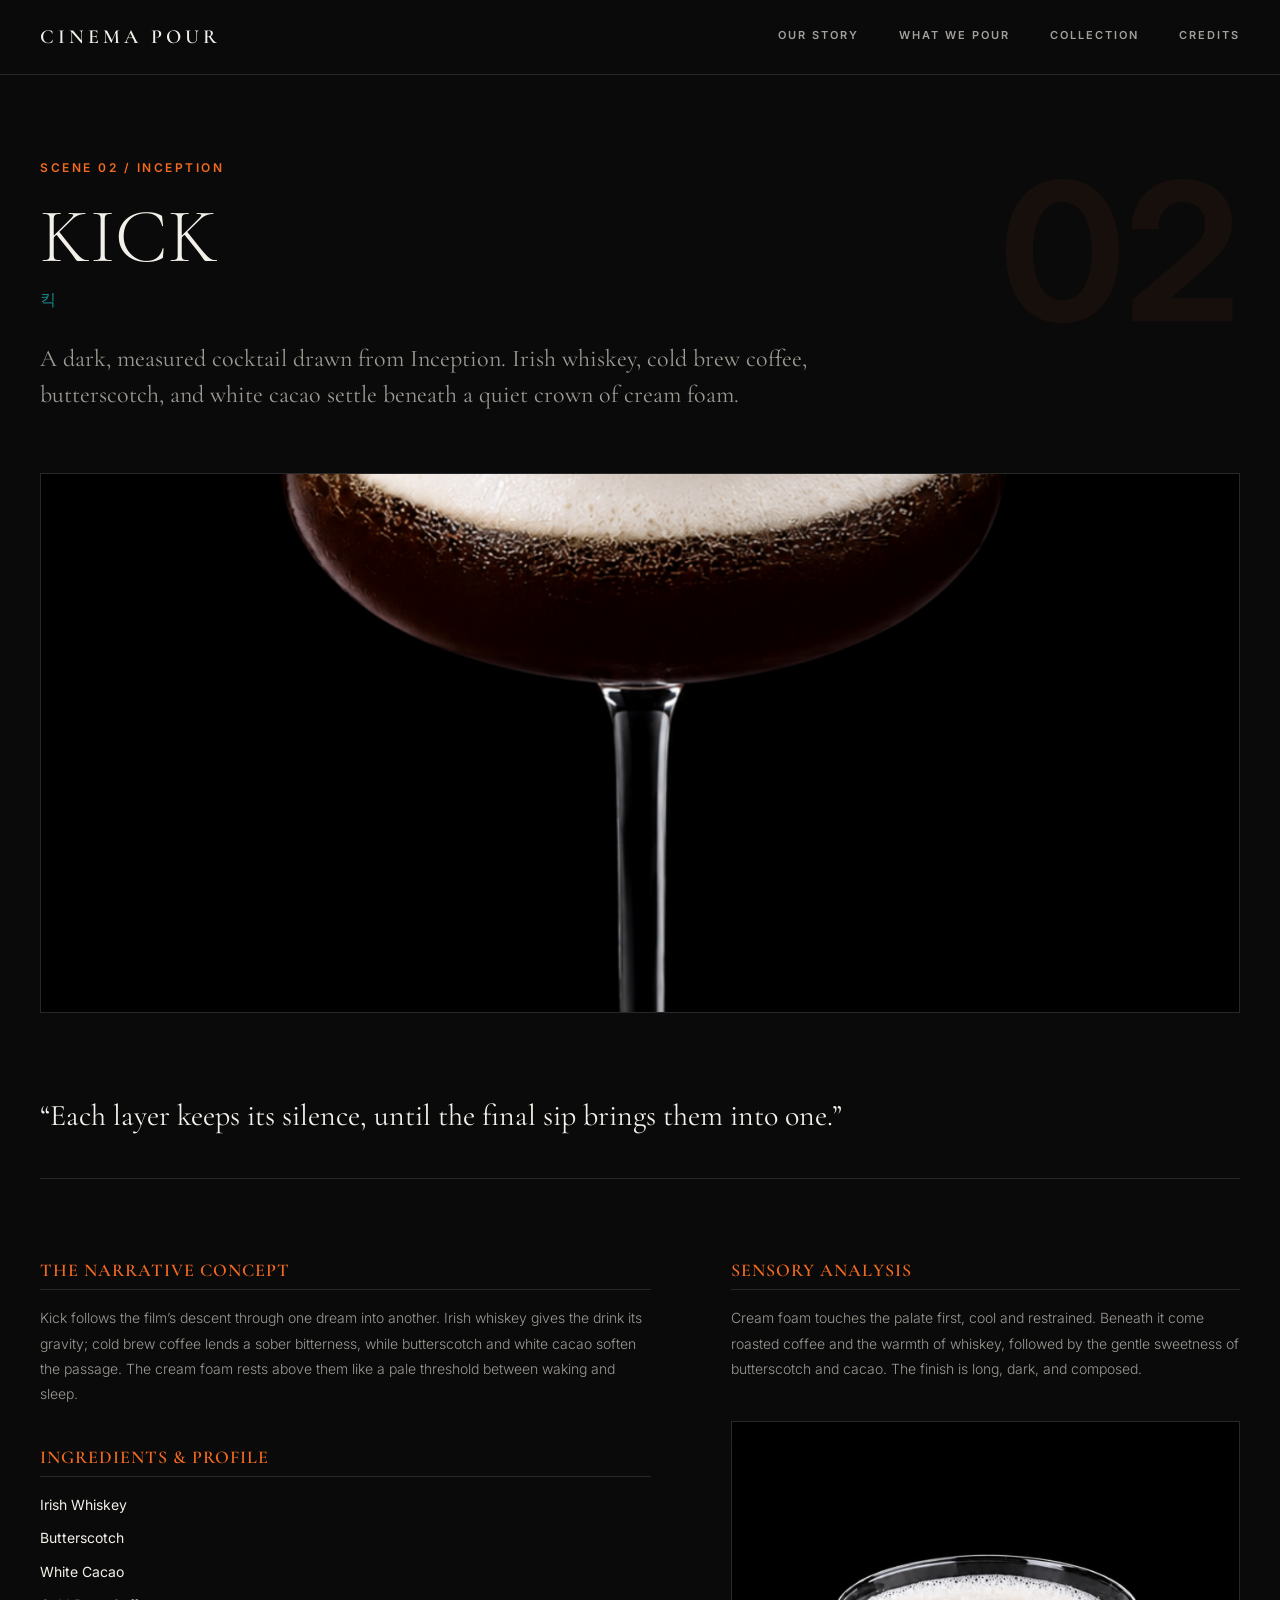
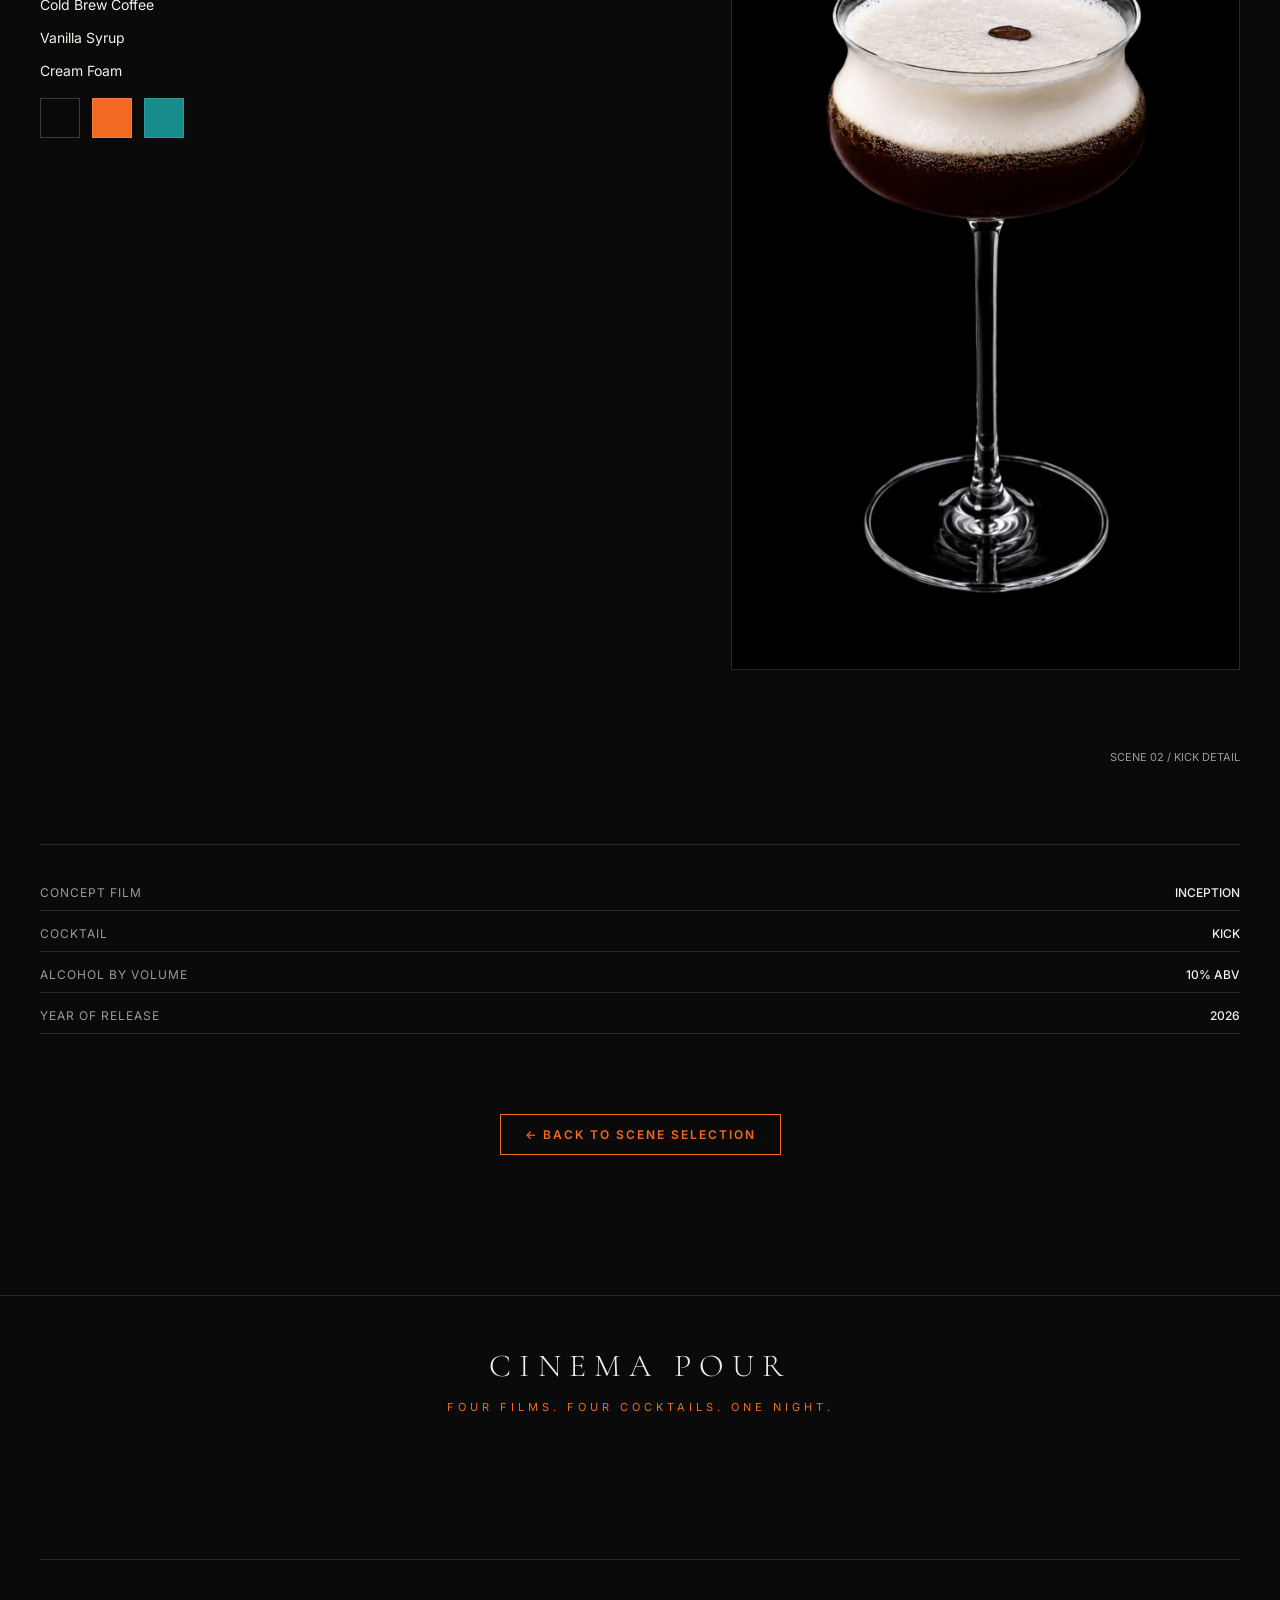
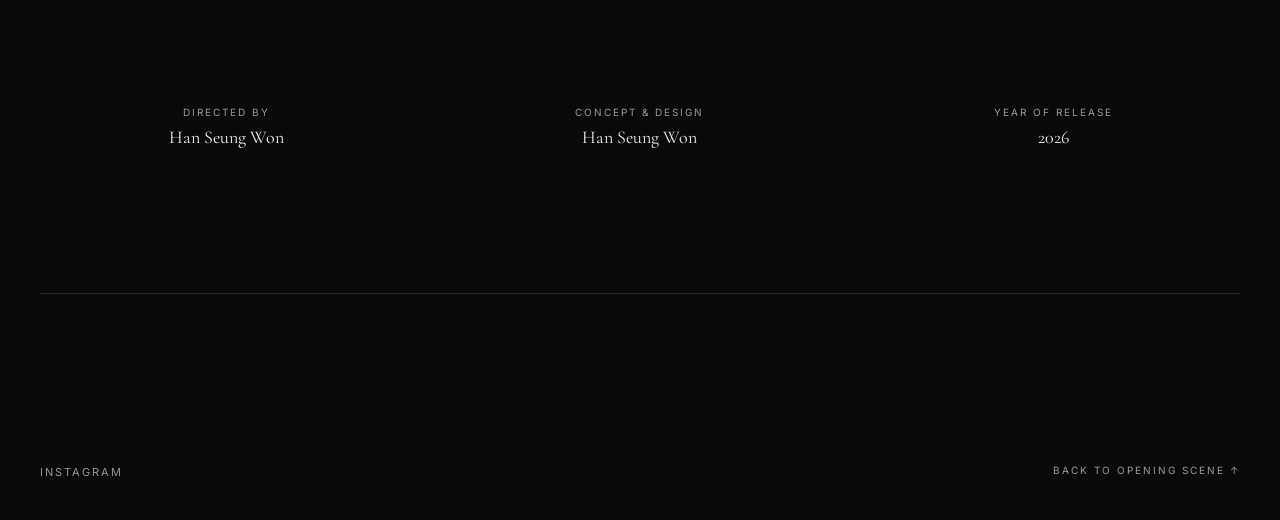
<file: sub2.html>
<!DOCTYPE html>
<html lang="en">
<head>
    <meta charset="UTF-8">
    <meta name="viewport" content="width=device-width, initial-scale=1.0">
    <title>CINEMA POUR — Kick</title>

    <link href="https://fonts.googleapis.com/css2?family=Cormorant+Garamond:ital,wght@0,300;0,400;0,600;1,400&family=Inter:wght@300;400;500;600;700&display=swap" rel="stylesheet">
    <link rel="stylesheet" href="style.css">
</head>
<body class="sub-page">
<div id="wrap">

    <!-- Header -->
    <header>
        <div class="header-inner">
            <h1><a href="index.html#home" class="logo">CINEMA POUR</a></h1>
            <nav id="gnb">
                <ul>
                    <li><a href="index.html#story">OUR STORY</a></li>
                    <li><a href="index.html#what-we-pour">WHAT WE POUR</a></li>
                    <li><a href="index.html#collection">COLLECTION</a></li>
                    <li><a href="index.html#credits">CREDITS</a></li>
                </ul>
            </nav>
        </div>
    </header>

    <main id="container">
        <!-- Cocktail detail page -->
        <article class="card01-detail-page">

            <!-- Title and introduction -->
            <div class="card01-detail-intro">
                <span class="category-label">SCENE 02 / INCEPTION</span>
                <div class="detail-title-wrapper">
                    <h1>KICK</h1>
                    <span class="card01-detail-huge-num">02</span>
                </div>
                <span class="detail-subtitle">킥</span>
                <p class="detail-supporting">
                    A dark, measured cocktail drawn from Inception. Irish whiskey, cold brew coffee, butterscotch, and white cacao settle beneath a quiet crown of cream foam.
                </p>
            </div>

            <!-- Main cocktail image -->
            <div class="card01-detail-hero">
                <img src="img/cocktail_2.png" alt="Kick cocktail inspired by Inception">
            </div>

            <div class="card01-detail-statement">
                <p>“Each layer keeps its silence, until the final sip brings them into one.”</p>
            </div>

            <!-- Concept, ingredients, and sensory notes -->
            <div class="card01-detail-content">

                <div class="detail-content-left">
                    <section class="card01-detail-sub-section">
                        <h2>THE NARRATIVE CONCEPT</h2>
                        <p>
                            Kick follows the film’s descent through one dream into another. Irish whiskey gives the drink its gravity; cold brew coffee lends a sober bitterness, while butterscotch and white cacao soften the passage. The cream foam rests above them like a pale threshold between waking and sleep.
                        </p>
                    </section>

                    <section class="card01-detail-sub-section">
                        <h2>INGREDIENTS & PROFILE</h2>
                        <ul>
                            <li>Irish Whiskey</li>
                            <li>Butterscotch</li>
                            <li>White Cacao</li>
                            <li>Cold Brew Coffee</li>
                            <li>Vanilla Syrup</li>
                            <li>Cream Foam</li>
                        </ul>

                        <div class="card01-detail-palette">
                            <div class="card01-detail-palette-swatch" style="background-color: #0A0A0A; border: 1px solid rgba(255,255,255,0.2);" title="Dominant Black - 70%"></div>
                            <div class="card01-detail-palette-swatch" style="background-color: #F26A21;" title="Orange Accent - 20%"></div>
                            <div class="card01-detail-palette-swatch" style="background-color: #168C8C;" title="Teal Highlight - 10%"></div>
                        </div>
                    </section>
                </div>

                <div class="detail-content-right">
                    <section class="card01-detail-sub-section">
                        <h2>SENSORY ANALYSIS</h2>
                        <p>
                            Cream foam touches the palate first, cool and restrained. Beneath it come roasted coffee and the warmth of whiskey, followed by the gentle sweetness of butterscotch and cacao. The finish is long, dark, and composed.
                        </p>
                    </section>

                    <div class="card01-detail-secondary-image">
                        <img src="img/cocktail_2.png" alt="Kick cocktail detail">
                    </div>
                    <div class="card01-detail-caption">SCENE 02 / KICK DETAIL</div>
                </div>

            </div>

            <!-- Project information -->
            <div class="card01-detail-metadata">
                <div class="card01-detail-meta-table">
                    <div class="card01-detail-meta-row">
                        <span>CONCEPT FILM</span>
                        <span>INCEPTION</span>
                    </div>
                    <div class="card01-detail-meta-row">
                        <span>COCKTAIL</span>
                        <span>KICK</span>
                    </div>
                    <div class="card01-detail-meta-row">
                        <span>ALCOHOL BY VOLUME</span>
                        <span>10% ABV</span>
                    </div>
                    <div class="card01-detail-meta-row">
                        <span>YEAR OF RELEASE</span>
                        <span>2026</span>
                    </div>
                </div>
            </div>

            <!-- Back navigation -->
            <div class="card01-detail-navigation">
                <a href="index.html#what-we-pour" class="card01-detail-back">&larr; BACK TO SCENE SELECTION</a>
            </div>

        </article>
    </main>

    <!-- Footer -->
    <footer id="credits">
        <div class="footer-container">
            <div class="footer-credits-main">
                <h2 class="footer-logo">CINEMA POUR</h2>
                <p class="footer-tagline">FOUR FILMS. FOUR COCKTAILS. ONE NIGHT.</p>
            </div>

            <hr class="footer-divider">

            <div class="footer-credits-grid">
                <div class="credit-col">
                    <span class="credit-label">DIRECTED BY</span>
                    <span class="credit-name">Han Seung Won</span>
                </div>
                <div class="credit-col">
                    <span class="credit-label">CONCEPT & DESIGN</span>
                    <span class="credit-name">Han Seung Won</span>
                </div>
                <div class="credit-col">
                    <span class="credit-label">YEAR OF RELEASE</span>
                    <span class="credit-name">2026</span>
                </div>
            </div>

            <hr class="footer-divider">

            <div class="footer-bottom">
                <ul class="sns">
                    <li><a href="https://www.instagram.com/oneuldo_hanjan/" target="_blank" rel="noopener noreferrer">INSTAGRAM</a></li>
                </ul>
                <a href="#wrap" class="back-to-top">BACK TO OPENING SCENE &uarr;</a>
            </div>
        </div>
    </footer>
</div>
</body>
</html>
</file>
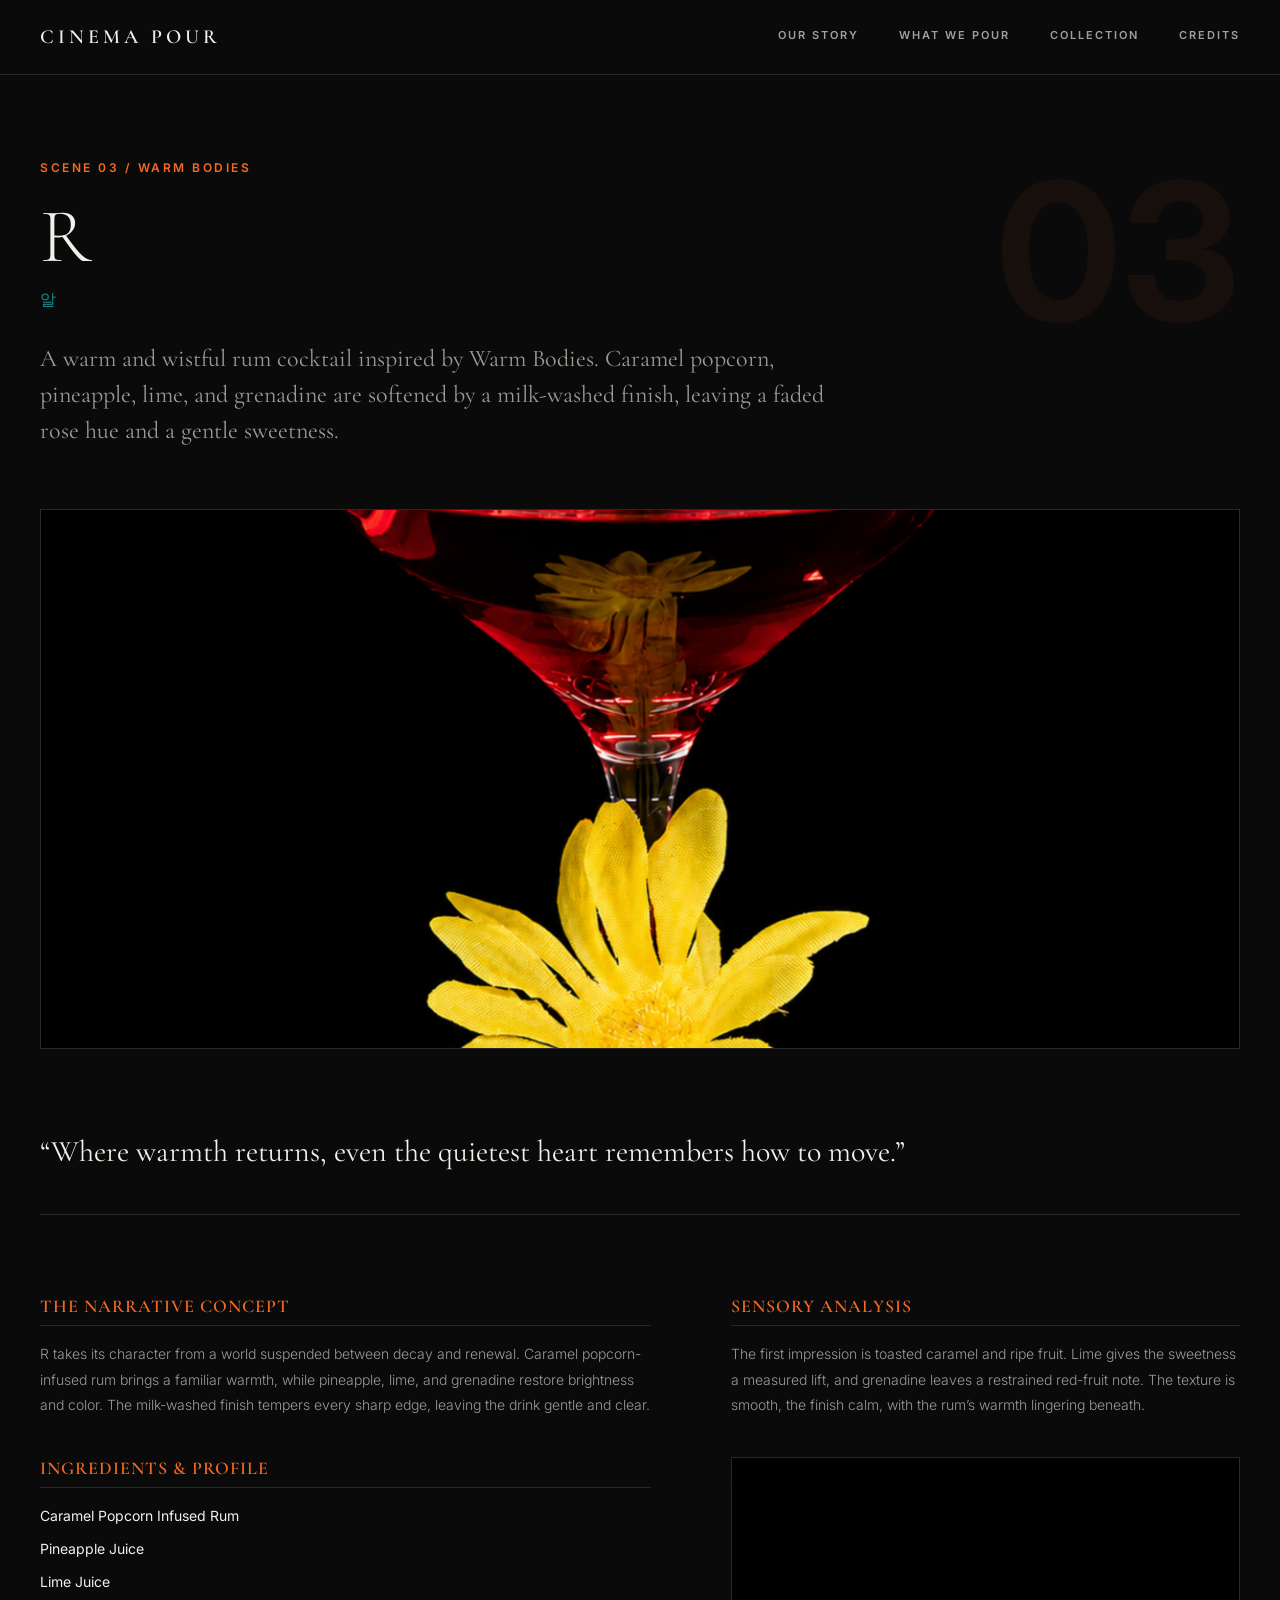
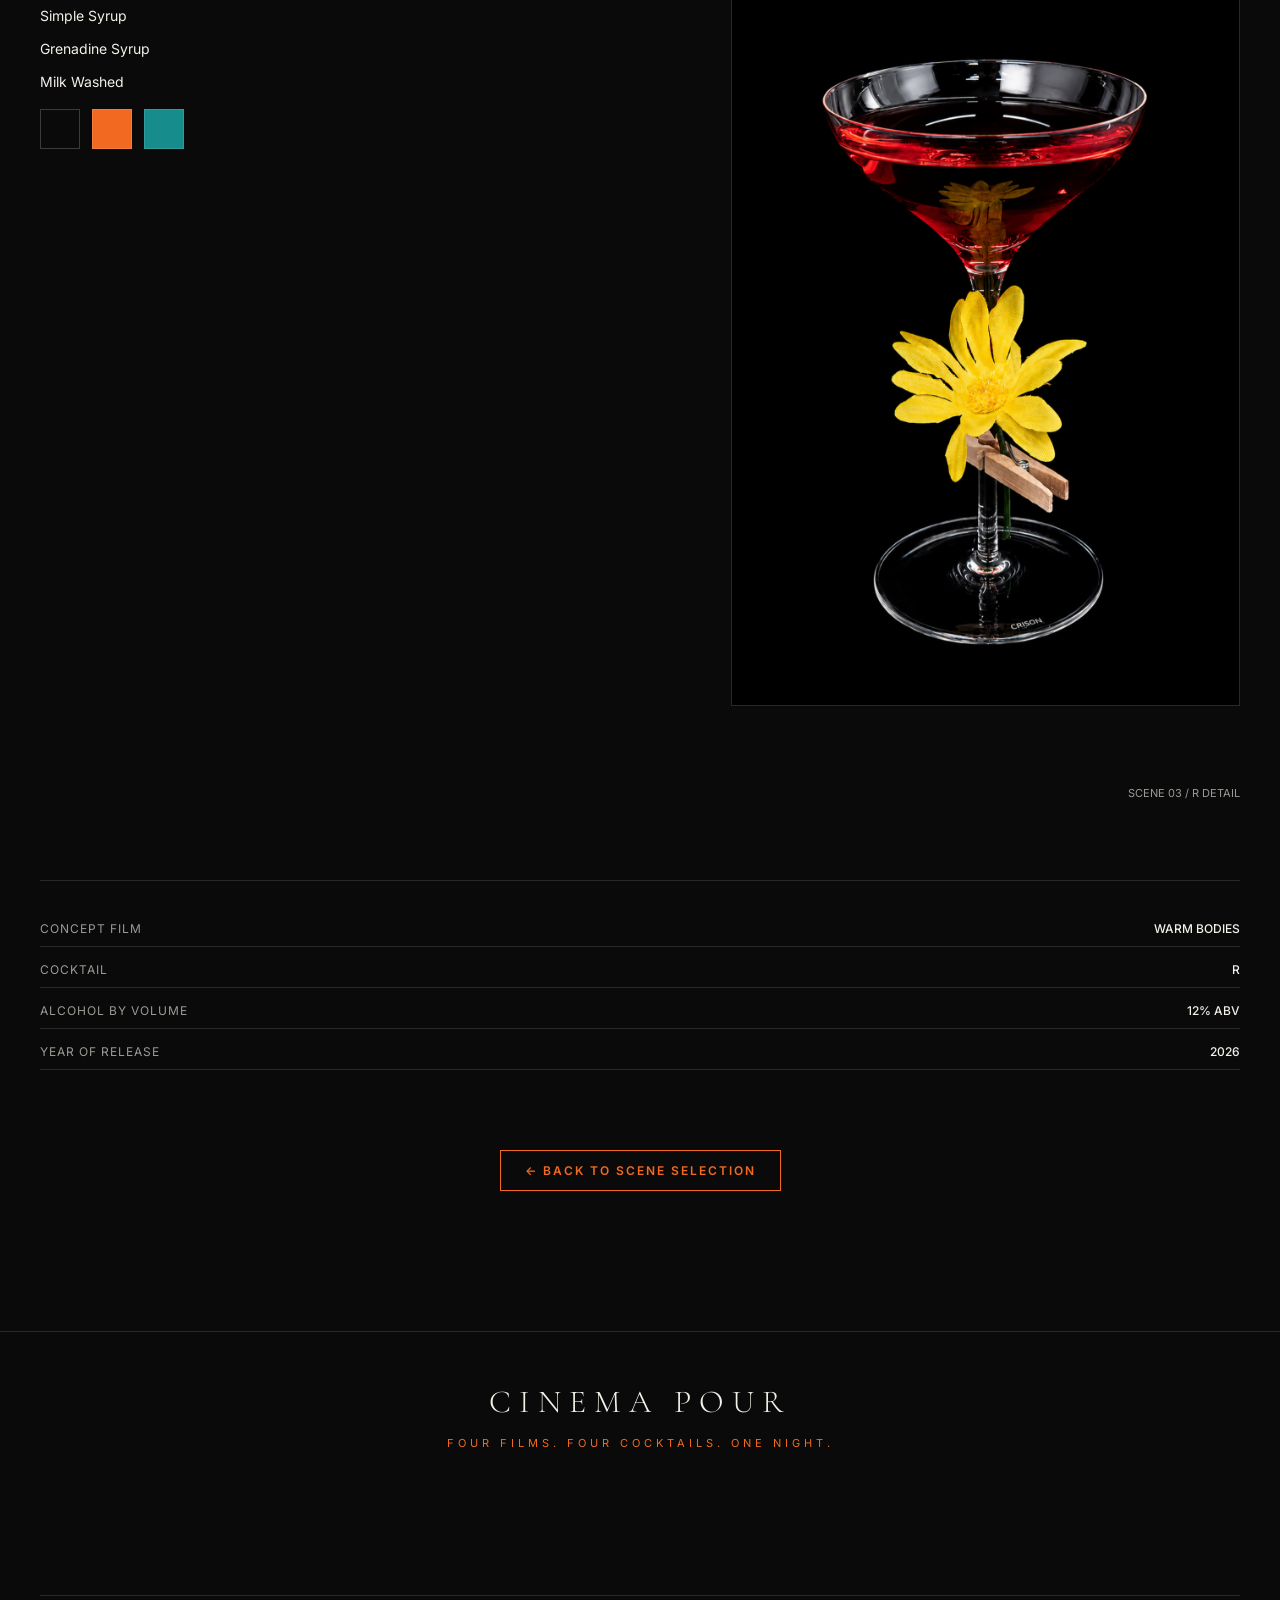
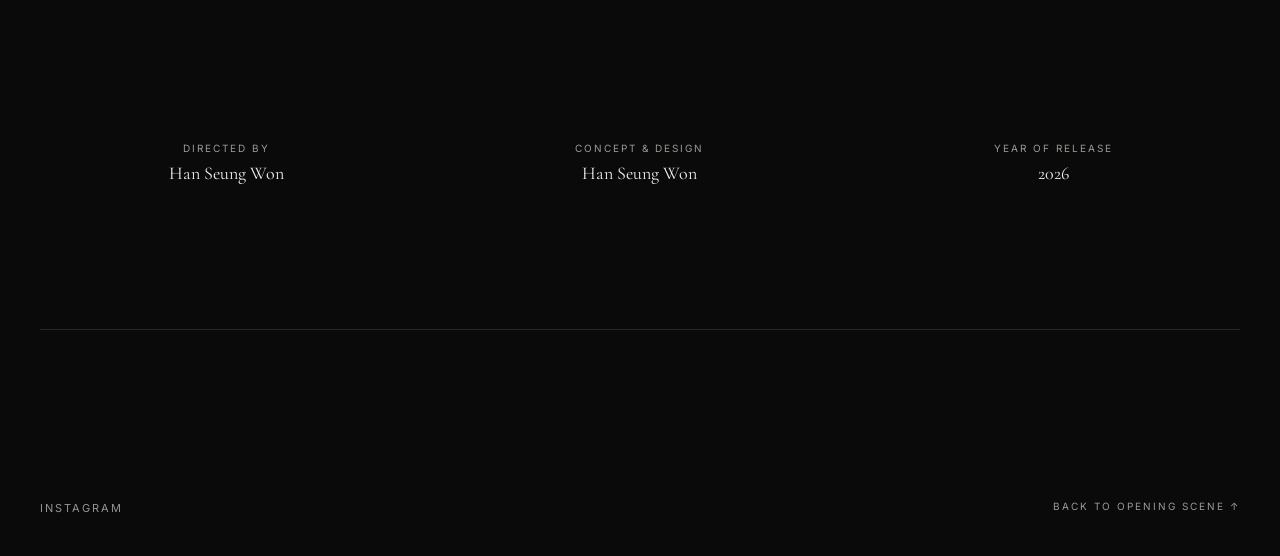
<file: sub3.html>
<!DOCTYPE html>
<html lang="en">
<head>
    <meta charset="UTF-8">
    <meta name="viewport" content="width=device-width, initial-scale=1.0">
    <title>CINEMA POUR — R</title>

    <link href="https://fonts.googleapis.com/css2?family=Cormorant+Garamond:ital,wght@0,300;0,400;0,600;1,400&family=Inter:wght@300;400;500;600;700&display=swap" rel="stylesheet">
    <link rel="stylesheet" href="style.css">
</head>
<body class="sub-page">
<div id="wrap">

    <!-- Header -->
    <header>
        <div class="header-inner">
            <h1><a href="index.html#home" class="logo">CINEMA POUR</a></h1>
            <nav id="gnb">
                <ul>
                    <li><a href="index.html#story">OUR STORY</a></li>
                    <li><a href="index.html#what-we-pour">WHAT WE POUR</a></li>
                    <li><a href="index.html#collection">COLLECTION</a></li>
                    <li><a href="index.html#credits">CREDITS</a></li>
                </ul>
            </nav>
        </div>
    </header>

    <main id="container">
        <!-- Cocktail detail page -->
        <article class="card01-detail-page">

            <!-- Title and introduction -->
            <div class="card01-detail-intro">
                <span class="category-label">SCENE 03 / WARM BODIES</span>
                <div class="detail-title-wrapper">
                    <h1>R</h1>
                    <span class="card01-detail-huge-num">03</span>
                </div>
                <span class="detail-subtitle">알</span>
                <p class="detail-supporting">
                    A warm and wistful rum cocktail inspired by Warm Bodies. Caramel popcorn, pineapple, lime, and grenadine are softened by a milk-washed finish, leaving a faded rose hue and a gentle sweetness.
                </p>
            </div>

            <!-- Main cocktail image -->
            <div class="card01-detail-hero">
                <img src="img/cocktail_3.png" alt="R cocktail inspired by Warm Bodies">
            </div>

            <div class="card01-detail-statement">
                <p>“Where warmth returns, even the quietest heart remembers how to move.”</p>
            </div>

            <!-- Concept, ingredients, and sensory notes -->
            <div class="card01-detail-content">

                <div class="detail-content-left">
                    <section class="card01-detail-sub-section">
                        <h2>THE NARRATIVE CONCEPT</h2>
                        <p>
                            R takes its character from a world suspended between decay and renewal. Caramel popcorn-infused rum brings a familiar warmth, while pineapple, lime, and grenadine restore brightness and color. The milk-washed finish tempers every sharp edge, leaving the drink gentle and clear.
                        </p>
                    </section>

                    <section class="card01-detail-sub-section">
                        <h2>INGREDIENTS & PROFILE</h2>
                        <ul>
                            <li>Caramel Popcorn Infused Rum</li>
                            <li>Pineapple Juice</li>
                            <li>Lime Juice</li>
                            <li>Simple Syrup</li>
                            <li>Grenadine Syrup</li>
                            <li>Milk Washed</li>
                        </ul>

                        <div class="card01-detail-palette">
                            <div class="card01-detail-palette-swatch" style="background-color: #0A0A0A; border: 1px solid rgba(255,255,255,0.2);" title="Dominant Black - 70%"></div>
                            <div class="card01-detail-palette-swatch" style="background-color: #F26A21;" title="Orange Accent - 20%"></div>
                            <div class="card01-detail-palette-swatch" style="background-color: #168C8C;" title="Teal Highlight - 10%"></div>
                        </div>
                    </section>
                </div>

                <div class="detail-content-right">
                    <section class="card01-detail-sub-section">
                        <h2>SENSORY ANALYSIS</h2>
                        <p>
                            The first impression is toasted caramel and ripe fruit. Lime gives the sweetness a measured lift, and grenadine leaves a restrained red-fruit note. The texture is smooth, the finish calm, with the rum’s warmth lingering beneath.
                        </p>
                    </section>

                    <div class="card01-detail-secondary-image">
                        <img src="img/cocktail_3.png" alt="R cocktail detail">
                    </div>
                    <div class="card01-detail-caption">SCENE 03 / R DETAIL</div>
                </div>

            </div>

            <!-- Project information -->
            <div class="card01-detail-metadata">
                <div class="card01-detail-meta-table">
                    <div class="card01-detail-meta-row">
                        <span>CONCEPT FILM</span>
                        <span>WARM BODIES</span>
                    </div>
                    <div class="card01-detail-meta-row">
                        <span>COCKTAIL</span>
                        <span>R</span>
                    </div>
                    <div class="card01-detail-meta-row">
                        <span>ALCOHOL BY VOLUME</span>
                        <span>12% ABV</span>
                    </div>
                    <div class="card01-detail-meta-row">
                        <span>YEAR OF RELEASE</span>
                        <span>2026</span>
                    </div>
                </div>
            </div>

            <!-- Back navigation -->
            <div class="card01-detail-navigation">
                <a href="index.html#what-we-pour" class="card01-detail-back">&larr; BACK TO SCENE SELECTION</a>
            </div>

        </article>
    </main>

    <!-- Footer -->
    <footer id="credits">
        <div class="footer-container">
            <div class="footer-credits-main">
                <h2 class="footer-logo">CINEMA POUR</h2>
                <p class="footer-tagline">FOUR FILMS. FOUR COCKTAILS. ONE NIGHT.</p>
            </div>

            <hr class="footer-divider">

            <div class="footer-credits-grid">
                <div class="credit-col">
                    <span class="credit-label">DIRECTED BY</span>
                    <span class="credit-name">Han Seung Won</span>
                </div>
                <div class="credit-col">
                    <span class="credit-label">CONCEPT & DESIGN</span>
                    <span class="credit-name">Han Seung Won</span>
                </div>
                <div class="credit-col">
                    <span class="credit-label">YEAR OF RELEASE</span>
                    <span class="credit-name">2026</span>
                </div>
            </div>

            <hr class="footer-divider">

            <div class="footer-bottom">
                <ul class="sns">
                    <li><a href="https://www.instagram.com/oneuldo_hanjan/" target="_blank" rel="noopener noreferrer">INSTAGRAM</a></li>
                </ul>
                <a href="#wrap" class="back-to-top">BACK TO OPENING SCENE &uarr;</a>
            </div>
        </div>
    </footer>
</div>
</body>
</html>
</file>
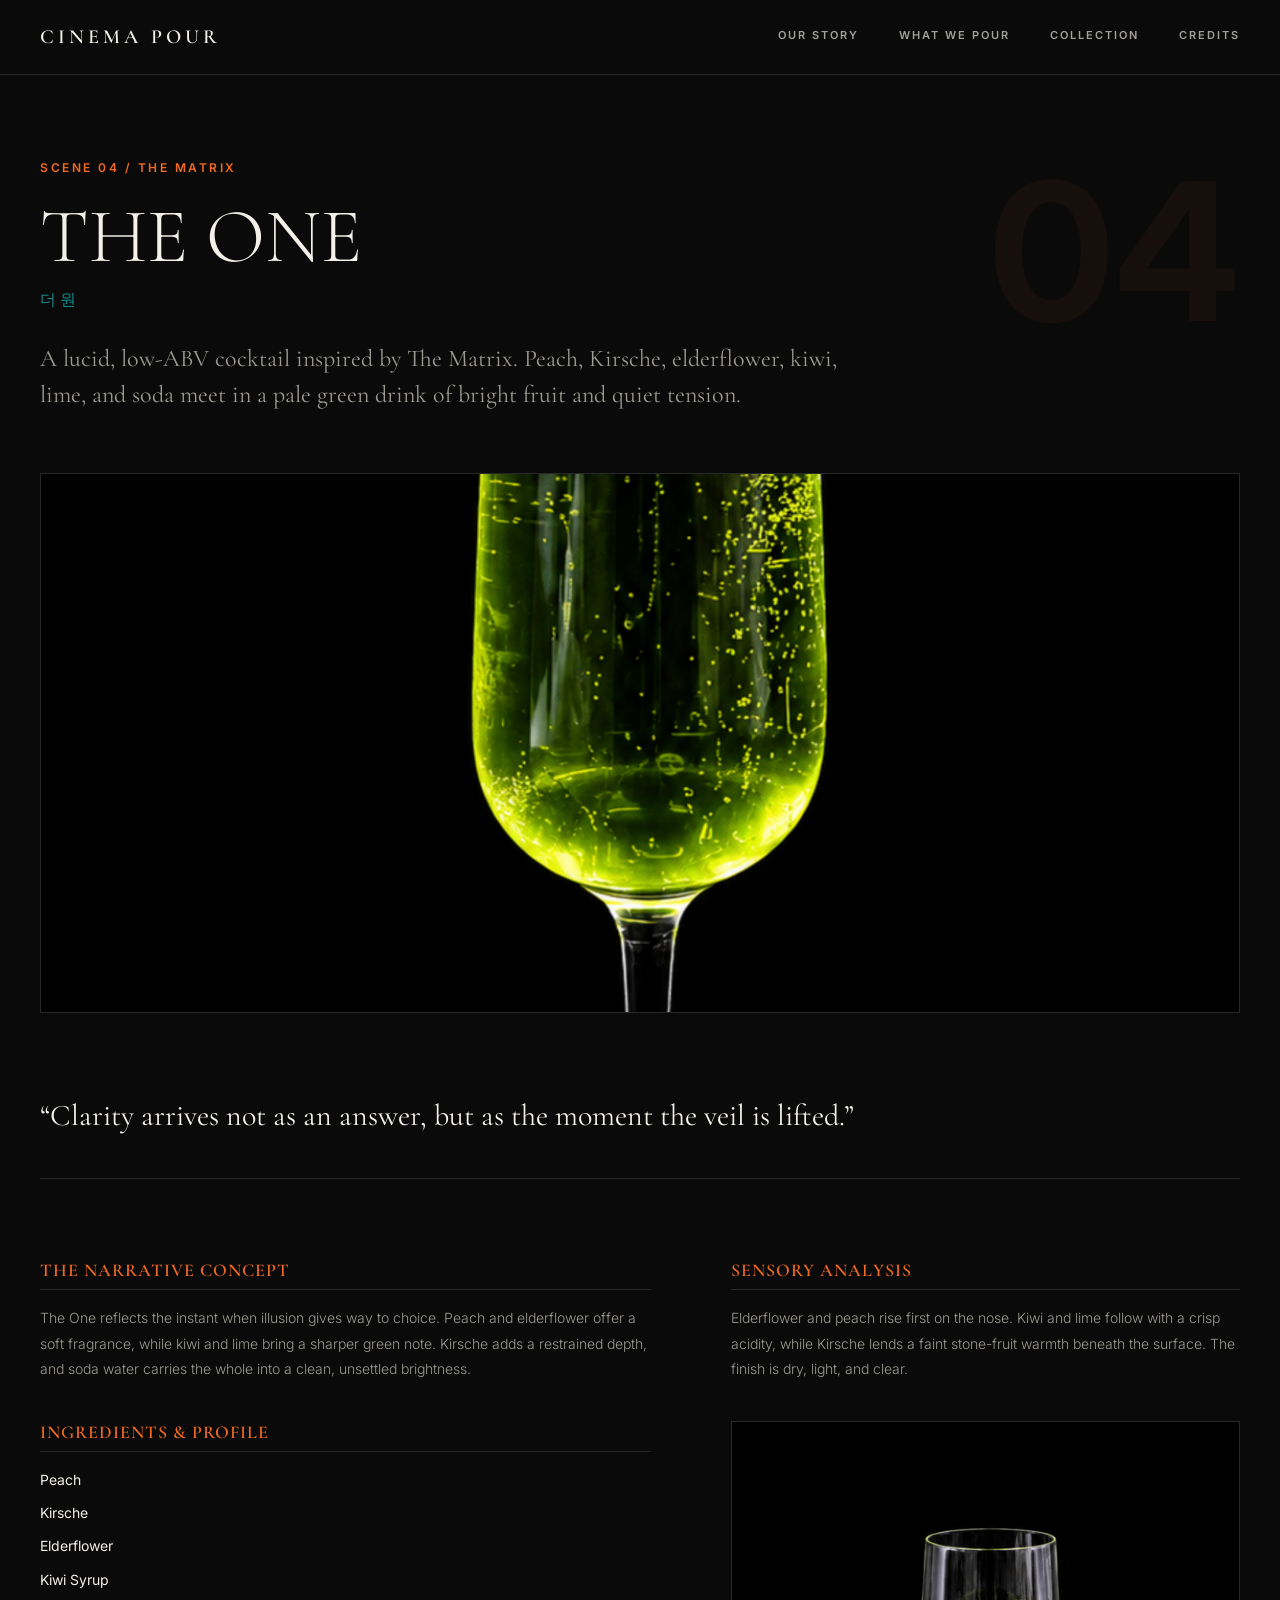
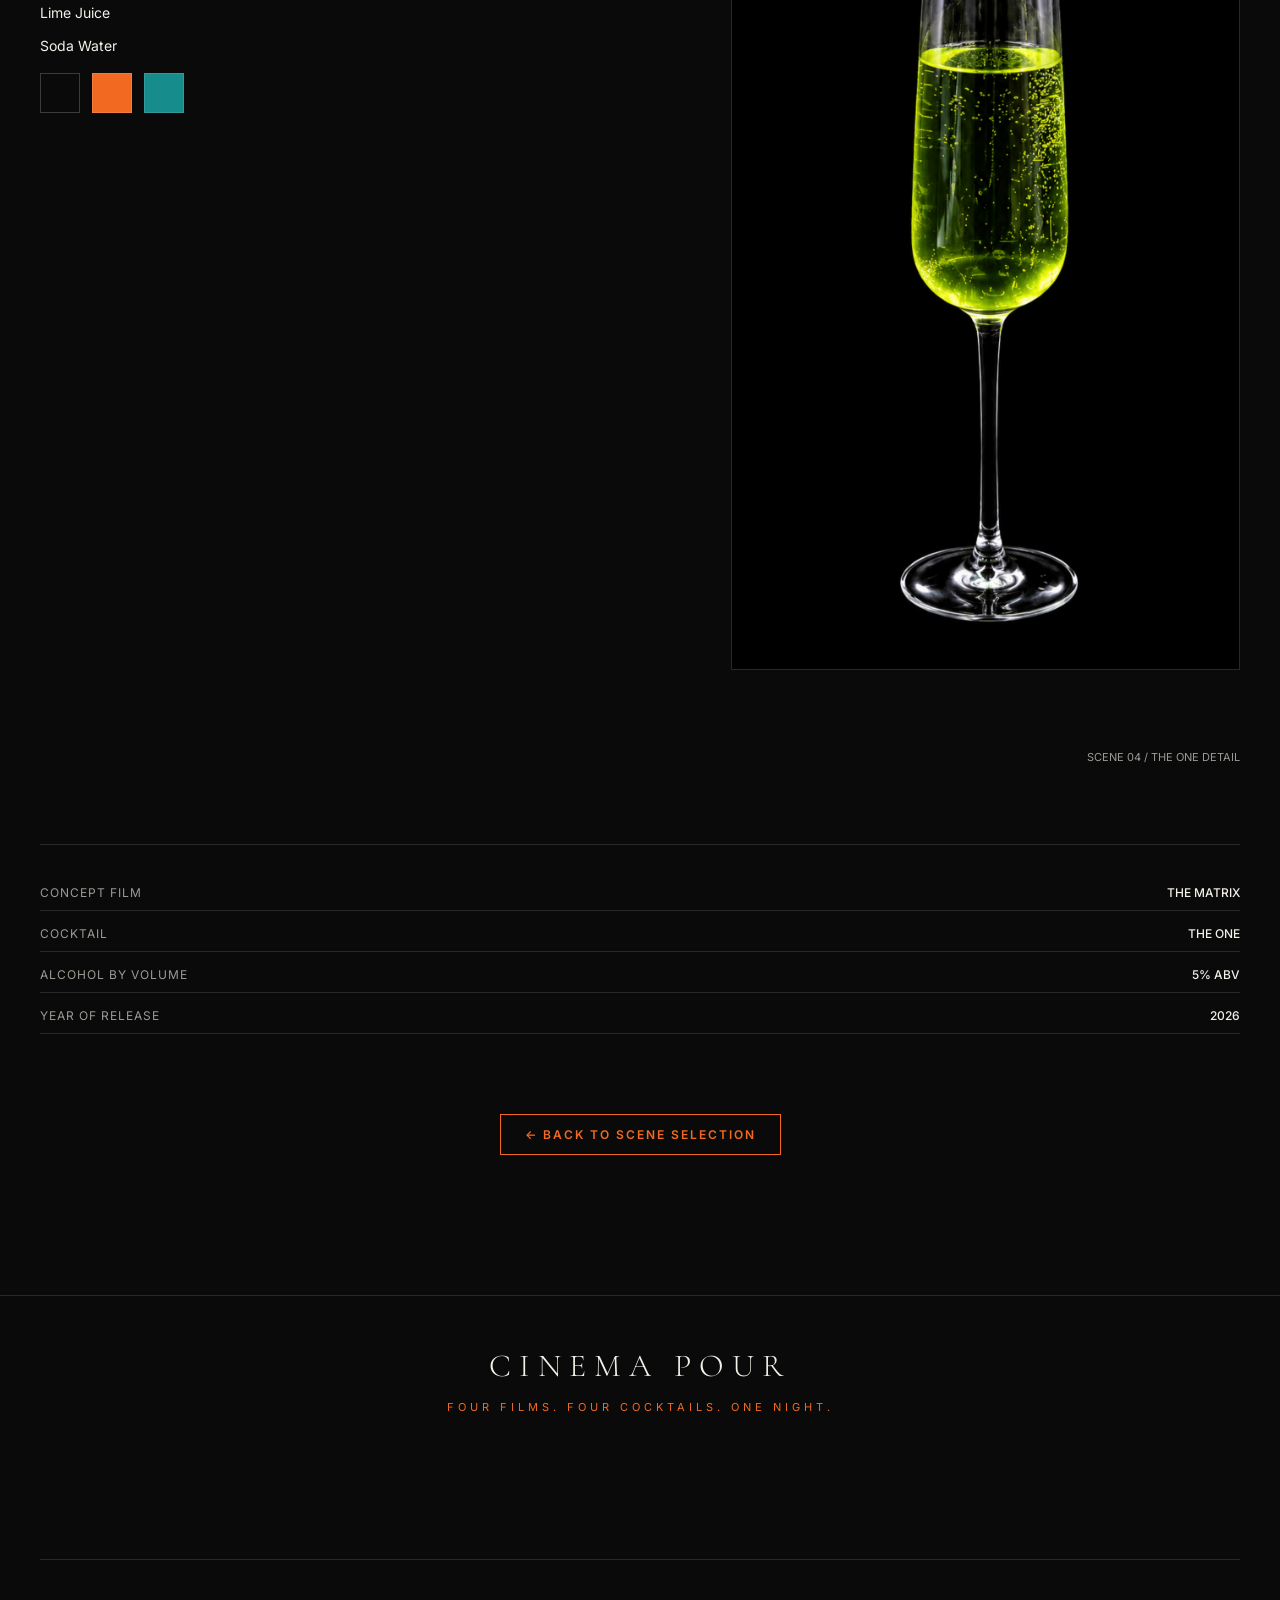
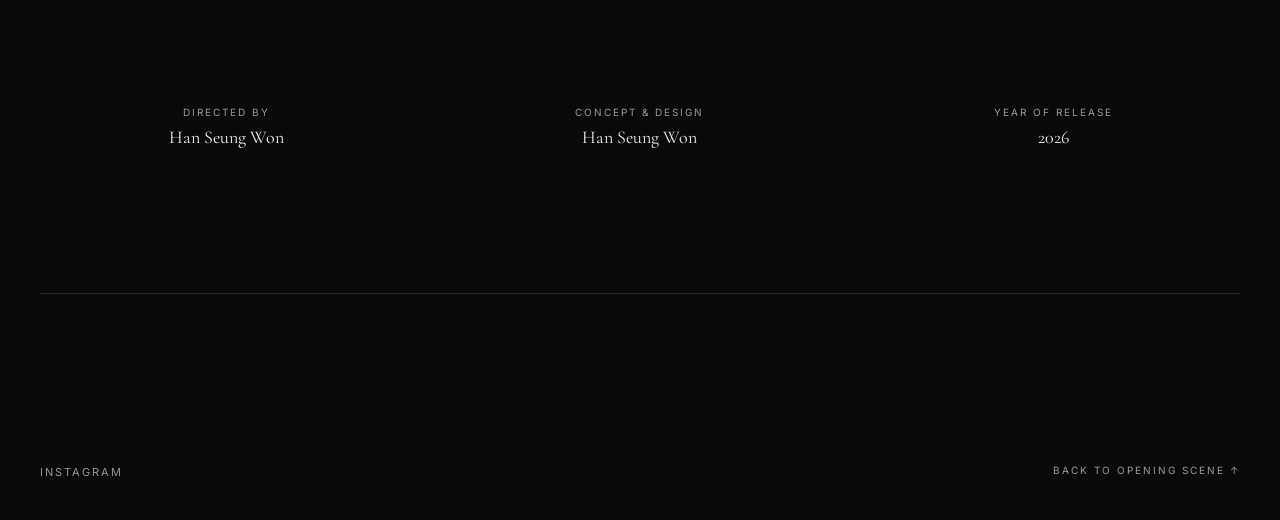
<file: sub4.html>
<!DOCTYPE html>
<html lang="en">
<head>
    <meta charset="UTF-8">
    <meta name="viewport" content="width=device-width, initial-scale=1.0">
    <title>CINEMA POUR — The One</title>

    <link href="https://fonts.googleapis.com/css2?family=Cormorant+Garamond:ital,wght@0,300;0,400;0,600;1,400&family=Inter:wght@300;400;500;600;700&display=swap" rel="stylesheet">
    <link rel="stylesheet" href="style.css">
</head>
<body class="sub-page">
<div id="wrap">

    <!-- Header -->
    <header>
        <div class="header-inner">
            <h1><a href="index.html#home" class="logo">CINEMA POUR</a></h1>
            <nav id="gnb">
                <ul>
                    <li><a href="index.html#story">OUR STORY</a></li>
                    <li><a href="index.html#what-we-pour">WHAT WE POUR</a></li>
                    <li><a href="index.html#collection">COLLECTION</a></li>
                    <li><a href="index.html#credits">CREDITS</a></li>
                </ul>
            </nav>
        </div>
    </header>

    <main id="container">
        <!-- Cocktail detail page -->
        <article class="card01-detail-page">

            <!-- Title and introduction -->
            <div class="card01-detail-intro">
                <span class="category-label">SCENE 04 / THE MATRIX</span>
                <div class="detail-title-wrapper">
                    <h1>THE ONE</h1>
                    <span class="card01-detail-huge-num">04</span>
                </div>
                <span class="detail-subtitle">더 원</span>
                <p class="detail-supporting">
                    A lucid, low-ABV cocktail inspired by The Matrix. Peach, Kirsche, elderflower, kiwi, lime, and soda meet in a pale green drink of bright fruit and quiet tension.
                </p>
            </div>

            <!-- Main cocktail image -->
            <div class="card01-detail-hero">
                <img src="img/cocktail_4.png" alt="The One cocktail inspired by The Matrix">
            </div>

            <div class="card01-detail-statement">
                <p>“Clarity arrives not as an answer, but as the moment the veil is lifted.”</p>
            </div>

            <!-- Concept, ingredients, and sensory notes -->
            <div class="card01-detail-content">

                <div class="detail-content-left">
                    <section class="card01-detail-sub-section">
                        <h2>THE NARRATIVE CONCEPT</h2>
                        <p>
                            The One reflects the instant when illusion gives way to choice. Peach and elderflower offer a soft fragrance, while kiwi and lime bring a sharper green note. Kirsche adds a restrained depth, and soda water carries the whole into a clean, unsettled brightness.
                        </p>
                    </section>

                    <section class="card01-detail-sub-section">
                        <h2>INGREDIENTS & PROFILE</h2>
                        <ul>
                            <li>Peach</li>
                            <li>Kirsche</li>
                            <li>Elderflower</li>
                            <li>Kiwi Syrup</li>
                            <li>Lime Juice</li>
                            <li>Soda Water</li>
                        </ul>

                        <div class="card01-detail-palette">
                            <div class="card01-detail-palette-swatch" style="background-color: #0A0A0A; border: 1px solid rgba(255,255,255,0.2);" title="Dominant Black - 70%"></div>
                            <div class="card01-detail-palette-swatch" style="background-color: #F26A21;" title="Orange Accent - 20%"></div>
                            <div class="card01-detail-palette-swatch" style="background-color: #168C8C;" title="Teal Highlight - 10%"></div>
                        </div>
                    </section>
                </div>

                <div class="detail-content-right">
                    <section class="card01-detail-sub-section">
                        <h2>SENSORY ANALYSIS</h2>
                        <p>
                            Elderflower and peach rise first on the nose. Kiwi and lime follow with a crisp acidity, while Kirsche lends a faint stone-fruit warmth beneath the surface. The finish is dry, light, and clear.
                        </p>
                    </section>

                    <div class="card01-detail-secondary-image">
                        <img src="img/cocktail_4.png" alt="The One cocktail detail">
                    </div>
                    <div class="card01-detail-caption">SCENE 04 / THE ONE DETAIL</div>
                </div>

            </div>

            <!-- Project information -->
            <div class="card01-detail-metadata">
                <div class="card01-detail-meta-table">
                    <div class="card01-detail-meta-row">
                        <span>CONCEPT FILM</span>
                        <span>THE MATRIX</span>
                    </div>
                    <div class="card01-detail-meta-row">
                        <span>COCKTAIL</span>
                        <span>THE ONE</span>
                    </div>
                    <div class="card01-detail-meta-row">
                        <span>ALCOHOL BY VOLUME</span>
                        <span>5% ABV</span>
                    </div>
                    <div class="card01-detail-meta-row">
                        <span>YEAR OF RELEASE</span>
                        <span>2026</span>
                    </div>
                </div>
            </div>

            <!-- Back navigation -->
            <div class="card01-detail-navigation">
                <a href="index.html#what-we-pour" class="card01-detail-back">&larr; BACK TO SCENE SELECTION</a>
            </div>

        </article>
    </main>

    <!-- Footer -->
    <footer id="credits">
        <div class="footer-container">
            <div class="footer-credits-main">
                <h2 class="footer-logo">CINEMA POUR</h2>
                <p class="footer-tagline">FOUR FILMS. FOUR COCKTAILS. ONE NIGHT.</p>
            </div>

            <hr class="footer-divider">

            <div class="footer-credits-grid">
                <div class="credit-col">
                    <span class="credit-label">DIRECTED BY</span>
                    <span class="credit-name">Han Seung Won</span>
                </div>
                <div class="credit-col">
                    <span class="credit-label">CONCEPT & DESIGN</span>
                    <span class="credit-name">Han Seung Won</span>
                </div>
                <div class="credit-col">
                    <span class="credit-label">YEAR OF RELEASE</span>
                    <span class="credit-name">2026</span>
                </div>
            </div>

            <hr class="footer-divider">

            <div class="footer-bottom">
                <ul class="sns">
                    <li><a href="https://www.instagram.com/oneuldo_hanjan/" target="_blank" rel="noopener noreferrer">INSTAGRAM</a></li>
                </ul>
                <a href="#wrap" class="back-to-top">BACK TO OPENING SCENE &uarr;</a>
            </div>
        </div>
    </footer>
</div>
</body>
</html>
</file>
<file: style.css>
/* Reset and design variables */
*, *::before, *::after {
    box-sizing: border-box;
    margin: 0;
    padding: 0;
}

:root {

    --color-black: #0A0A0A;
    --color-black-soft: #151515;
    --color-orange: #F26A21;
    --color-teal: #168C8C;
    --color-text: #F3F0E9;
    --color-muted: #9D9A94;

    --bg-light: var(--color-black);
    --bg-pure: var(--color-black-soft);
    --bg-dark: var(--color-black);
    --border-color: rgba(255, 255, 255, 0.12);
    --text-dark: var(--color-text);
    --text-muted: var(--color-muted);
    --accent-red: var(--color-orange);

    --font-serif: 'Cormorant Garamond', serif;
    --font-sans: 'Inter', sans-serif;
}

html {
    scroll-behavior: smooth;
    background-color: var(--color-black);
    color: var(--color-text);
    font-family: var(--font-sans);
    -webkit-font-smoothing: antialiased;
    overflow-x: hidden;
}

body {
    overflow-x: hidden;
    background-color: var(--color-black);
}

a {
    color: inherit;
    text-decoration: none;
    transition: color 0.4s cubic-bezier(.22, 1, .36, 1), opacity 0.4s cubic-bezier(.22, 1, .36, 1);
}

ul {
    list-style: none;
}

.section-num {
    display: block;
    font-family: var(--font-sans);
    font-size: 11px;
    font-weight: 700;
    letter-spacing: 3px;
    color: var(--color-orange);
    margin-bottom: 25px;
}

/* Header and navigation */
header {
    position: fixed;
    top: 0;
    left: 0;
    width: 100%;
    height: 75px;
    z-index: 100;
    background-color: var(--color-black);
    border-bottom: 1px solid var(--border-color);
}

.header-inner {
    display: flex;
    justify-content: space-between;
    align-items: center;
    max-width: 1600px;
    height: 100%;
    margin: 0 auto;
    padding: 0 40px;
}

header h1 {
    font-family: var(--font-serif);
    font-size: 20px;
    font-weight: 600;
    letter-spacing: 4px;
}

header h1 a {
    color: var(--color-text);
}

header h1 a:hover {
    color: var(--color-orange);
}

#gnb ul {
    display: flex;
    gap: 40px;
}

#gnb ul li {
    position: relative;
    overflow: hidden;
}

#gnb ul li a {
    display: block;
    font-family: var(--font-sans);
    font-size: 11px;
    font-weight: 600;
    letter-spacing: 2px;
    color: var(--color-text);
    opacity: 0.65;
    padding-bottom: 4px;
    transition: transform 0.4s cubic-bezier(.22, 1, .36, 1), opacity 0.4s cubic-bezier(.22, 1, .36, 1);
}

#gnb ul li a:hover, #gnb ul li a:focus-visible {
    opacity: 1;
    transform: translateY(-2px);
    color: var(--color-orange);
}

#gnb ul li a::after {
    content: '';
    position: absolute;
    bottom: 0;
    left: 0;
    width: 100%;
    height: 1px;
    background-color: var(--color-orange);
    transform: scaleX(0);
    transform-origin: left;
    transition: transform 0.4s cubic-bezier(.22, 1, .36, 1);
}

#gnb ul li a:hover::after, #gnb ul li a:focus-visible::after {
    transform: scaleX(1);
}

/* Main hero section */
.poster-hero {
    position: relative;
    width: 100vw;
    height: 100vh;
    min-height: 750px;
    background-color: var(--color-black);
    overflow: hidden;
    display: flex;
    justify-content: center;
    align-items: center;
}

.poster-text {
    position: absolute;
    font-family: var(--font-serif);
    font-size: clamp(64px, 11vw, 190px);
    font-weight: 300;
    line-height: 1;
    letter-spacing: -2px;
    color: rgba(255, 255, 255, 0.03);
    pointer-events: none;
    z-index: 1;
    transition: color 0.8s cubic-bezier(.22, 1, .36, 1);
}

.text-left-top { top: 12%; left: 6%; }
.text-right-top { top: 10%; right: 6%; }
.text-left-bottom { bottom: 12%; left: 8%; }
.text-right-bottom { bottom: 10%; right: 8%; }

.hero-center-collage {
    position: relative;
    width: 380px;
    height: 520px;
    z-index: 5;
    transition: transform 1s cubic-bezier(.22, 1, .36, 1);
}

.collage-layer {
    position: absolute;
    overflow: hidden;
    background-color: var(--color-black-soft);
    border: 1px solid var(--border-color);
    transition: transform 0.9s cubic-bezier(.22, 1, .36, 1);
}

.collage-layer img {
    width: 100%;
    height: 100%;
    object-fit: cover;
}

.layer-primary {
    top: 50%;
    left: 50%;
    transform: translate(-50%, -50%);
    width: 280px;
    height: 400px;
    z-index: 10;
    box-shadow: 0 30px 60px rgba(0,0,0,0.5);
    animation: floatPrimary 14s ease-in-out infinite;
}

.layer-secondary {
    top: 15%;
    left: -20%;
    width: 180px;
    height: 250px;
    z-index: 8;
    animation: floatSecondary 18s ease-in-out infinite;
}

.layer-tertiary {
    bottom: 10%;
    right: -25%;
    width: 200px;
    height: 270px;
    z-index: 7;
    animation: floatTertiary 16s ease-in-out infinite;
}

.layer-detail {
    top: -10%;
    right: -5%;
    width: 110px;
    height: 140px;
    z-index: 9;
    animation: floatSecondary 20s ease-in-out infinite;
}

.collage-accent-line {
    position: absolute;
    bottom: 5%;
    left: -15%;
    width: 130%;
    height: 1px;
    background-color: var(--color-teal);
    z-index: 11;
    transform: scaleX(0.7);
    transform-origin: center;
    transition: transform 1s cubic-bezier(.22, 1, .36, 1);
}

.poster-hero:hover .layer-primary {
    transform: translate(-50%, -52%) scale(1.025);
}

.poster-hero:hover .layer-secondary {
    transform: translate(-12px, -8px);
}

.poster-hero:hover .layer-tertiary {
    transform: translate(14px, 10px);
}

.poster-hero:hover .layer-detail {
    transform: scale(1.05) translate(8px, -6px);
}

.poster-hero:hover .collage-accent-line {
    transform: scaleX(1);
}

.poster-hero:hover .poster-text {
    color: rgba(242, 106, 33, 0.05);
}

@keyframes floatPrimary {
    0%, 100% { transform: translate(-50%, -50%) translateY(0); }
    50% { transform: translate(-50%, -50%) translateY(-10px); }
}

@keyframes floatSecondary {
    0%, 100% { transform: translate(0, 0); }
    50% { transform: translate(8px, -12px); }
}

@keyframes floatTertiary {
    0%, 100% { transform: translate(0, 0); }
    50% { transform: translate(-10px, 8px); }
}

.hero-metadata-badge {
    position: absolute;
    bottom: 40px;
    left: 40px;
    display: flex;
    flex-direction: column;
    gap: 6px;
    z-index: 10;
}

.meta-line {
    font-family: var(--font-sans);
    font-size: 10px;
    font-weight: 600;
    letter-spacing: 2px;
    color: var(--color-muted);
}

/* Continuous marquee strips */
.brand-marquee {
    overflow: hidden;
    width: 100%;
    max-width: 100%;
    display: flex;
    border-top: 1px solid var(--border-color);
    border-bottom: 1px solid var(--border-color);
    padding: 18px 0;
    box-sizing: border-box;
}

.color-strip-red {
    background-color: var(--color-orange);
}

.color-strip-red .marquee-group {
    color: var(--color-black);
}

.color-strip-dark {
    background-color: var(--color-black-soft);
    border-top: 1px solid var(--color-teal);
    border-bottom: 1px solid var(--color-teal);
}

.color-strip-dark .marquee-group {
    color: var(--color-teal);
}

.brand-marquee-track {
    display: flex;
    width: max-content;
    animation: marqueeLoop 25s linear infinite;
    will-change: transform;
}

.brand-marquee-track .marquee-group {
    flex: 0 0 auto;
    white-space: nowrap;
    font-family: var(--font-sans);
    font-size: 14px;
    font-weight: 700;
    letter-spacing: 3px;
    text-transform: uppercase;
    padding-right: 0;
}

@keyframes marqueeLoop {
    from {
        transform: translate3d(0, 0, 0);
    }
    to {
        transform: translate3d(-50%, 0, 0);
    }
}

/* Brand story section */
.manifesto-section {
    padding: 160px 0;
    background-color: var(--color-black-soft);
    border-bottom: 1px solid var(--border-color);
}

.manifesto-container {
    max-width: 1400px;
    margin: 0 auto;
    padding: 0 40px;
    display: grid;
    grid-template-columns: 1fr 1.2fr;
    gap: 80px;
}

.manifesto-headline {
    font-family: var(--font-serif);
    font-size: clamp(38px, 5.5vw, 68px);
    font-weight: 300;
    line-height: 1.1;
    color: var(--color-text);
}

.manifesto-text-group {
    padding-top: 15px;
}

.manifesto-desc-en {
    font-family: var(--font-serif);
    font-size: clamp(18px, 2.2vw, 24px);
    line-height: 1.5;
    color: var(--color-text);
    margin-bottom: 40px;
}

.manifesto-divider {
    border: 0;
    height: 1px;
    background-color: var(--border-color);
    margin-bottom: 40px;
}

.manifesto-desc-ko {
    font-family: var(--font-sans);
    font-size: 14px;
    line-height: 1.8;
    color: var(--color-muted);
    font-weight: 300;
}

/* Cocktail card grid */
.cocktail-services {
    padding: 160px 0 0 0;
    background-color: var(--color-black);
}

.cocktail-services .section-header {
    max-width: 1400px;
    margin: 0 auto 80px auto;
    padding: 0 40px;
}

.services-title {
    font-family: var(--font-serif);
    font-size: clamp(32px, 5vw, 56px);
    font-weight: 300;
    line-height: 1.2;
    color: var(--color-text);
}

.cocktail-card-grid {
    display: grid;
    grid-template-columns: repeat(2, 1fr);
    border-top: 1px solid var(--border-color);
    border-bottom: 1px solid var(--border-color);
    background-color: var(--border-color);
    gap: 1px;
}

.cocktail-card {
    position: relative;
    background-color: var(--color-black-soft);
    min-height: 600px;
    overflow: hidden;
    display: flex;
    flex-direction: column;
}

.card-inner-anchor-box {
    display: block;
    flex: 1;
    position: relative;
    width: 100%;
    height: 100%;
}

.cocktail-card-link {
    display: block;
    width: 100%;
    height: 100%;
    padding: 60px;
}

.card-default {
    position: relative;
    height: 100%;
    display: flex;
    flex-direction: column;
    justify-content: space-between;
    transition: transform 0.75s cubic-bezier(.22, 1, .36, 1), opacity 0.4s ease;
    z-index: 5;
}

.card-metadata {
    margin-bottom: 25px;
}

.card-category {
    display: block;
    font-family: var(--font-sans);
    font-size: 10px;
    letter-spacing: 2px;
    color: var(--color-teal);
    margin-bottom: 8px;
}

.card-title {
    font-family: var(--font-serif);
    font-size: clamp(24px, 3.2vw, 42px);
    font-weight: 400;
    line-height: 1.15;
    color: var(--color-text);
    margin-bottom: 5px;
}

.card-subtitle {
    display: block;
    font-family: var(--font-sans);
    font-size: 12px;
    color: var(--color-teal);
}

.card-excerpt {
    font-family: var(--font-sans);
    font-size: 13px;
    line-height: 1.7;
    color: var(--color-muted);
    max-width: 80%;
    font-weight: 300;
}

.card-huge-num {
    position: absolute;
    bottom: 0;
    left: 0;
    font-family: var(--font-sans);
    font-size: clamp(70px, 8vw, 150px);
    font-weight: 700;
    line-height: 0.8;
    color: rgba(255, 255, 255, 0.02);
}

/* Decorative card graphics */
.abstract-graphic-container {
    height: 140px;
    width: 100%;
    display: flex;
    justify-content: flex-start;
    align-items: center;
    margin-bottom: 40px;
}

.abstract-graphic {
    position: relative;
    width: 120px;
    height: 120px;
}

.graphic-01 span {
    position: absolute;
    top: 50%;
    left: 50%;
    transform: translate(-50%, -50%);
    border: 1px solid var(--color-teal);
    border-radius: 50%;
}
.graphic-01 span:nth-child(1) { width: 90px; height: 90px; }
.graphic-01 span:nth-child(2) { width: 60px; height: 60px; opacity: 0.7; }
.graphic-01 span:nth-child(3) { width: 30px; height: 30px; opacity: 0.4; }

.graphic-02 span {
    position: absolute;
    top: 50%;
    left: 50%;
    border: 1px solid var(--color-teal);
}
.graphic-02 span:nth-child(1) { width: 80px; height: 80px; transform: translate(-50%, -50%) rotate(0deg); }
.graphic-02 span:nth-child(2) { width: 80px; height: 80px; transform: translate(-50%, -50%) rotate(15deg); opacity: 0.6; }
.graphic-02 span:nth-child(3) { width: 80px; height: 80px; transform: translate(-50%, -50%) rotate(30deg); opacity: 0.3; }

.graphic-03 span {
    position: absolute;
    border: 1px solid var(--color-teal);
}
.graphic-03 span:nth-child(1) { width: 90px; height: 90px; border-radius: 50%; top: 15px; left: 15px; }
.graphic-03 span:nth-child(2) { width: 90px; height: 45px; top: 15px; left: 15px; border-radius: 45px 45px 0 0; border-bottom: none; }
.graphic-03 span:nth-child(3) { width: 110px; height: 1px; top: 60px; left: 5px; background-color: var(--color-orange); border: none; }

.graphic-04 span {
    position: absolute;
    top: 50%;
    left: 50%;
    transform: translate(-50%, -50%);
    border: 1px solid var(--color-teal);
    border-radius: 50%;
}
.graphic-04 span:nth-child(1) { width: 100px; height: 60px; }
.graphic-04 span:nth-child(2) { width: 70px; height: 42px; opacity: 0.7; }
.graphic-04 span:nth-child(3) { width: 40px; height: 24px; opacity: 0.4; }

/* Cocktail card hover effects */
.card-hover {
    position: absolute;
    inset: 0;
    transform: translateY(100%);
    z-index: 10;
    overflow: hidden;
    transition: transform 0.75s cubic-bezier(.22, 1, .36, 1);
}

.hover-bg-img {
    width: 100%;
    height: 100%;
    object-fit: cover;
    transform: scale(1);
    transition: transform 1s cubic-bezier(.22, 1, .36, 1);
}

.hover-overlay-dark {
    position: absolute;
    inset: 0;
    background: rgba(10, 10, 10, 0.96);
}

.hover-content-layout {
    position: absolute;
    inset: 0;
    padding: 60px;
    display: flex;
    flex-direction: column;
    justify-content: space-between;
    color: var(--color-text);
    z-index: 5;
}

.hover-header {
    display: flex;
    justify-content: space-between;
    align-items: center;
}

.hover-scene-label {
    font-family: var(--font-sans);
    font-size: 11px;
    font-weight: 700;
    letter-spacing: 2px;
    color: var(--color-orange);
}

.graphic-01-mini, .graphic-02-mini, .graphic-03-mini, .graphic-04-mini {
    position: relative;
    width: 40px;
    height: 40px;
}
.graphic-01-mini span, .graphic-02-mini span, .graphic-03-mini span, .graphic-04-mini span {
    border-color: var(--color-teal) !important;
}
.graphic-01-mini span {
    position: absolute;
    top: 50%;
    left: 50%;
    transform: translate(-50%, -50%);
    border: 1px solid var(--color-teal);
    border-radius: 50%;
}
.graphic-01-mini span:nth-child(1) { width: 30px; height: 30px; }
.graphic-01-mini span:nth-child(2) { width: 15px; height: 15px; }

.graphic-02-mini span {
    position: absolute;
    top: 50%;
    left: 50%;
    border: 1px solid var(--color-teal);
}
.graphic-02-mini span:nth-child(1) { width: 25px; height: 25px; transform: translate(-50%, -50%); }
.graphic-02-mini span:nth-child(2) { width: 25px; height: 25px; transform: translate(-50%, -50%) rotate(25deg); opacity: 0.6; }

.graphic-03-mini span {
    position: absolute;
    border: 1px solid var(--color-teal);
}
.graphic-03-mini span:nth-child(1) { width: 30px; height: 30px; border-radius: 50%; top: 5px; left: 5px; }
.graphic-03-mini span:nth-child(2) { width: 34px; height: 1px; top: 20px; left: 3px; background-color: var(--color-teal); border: none; }

.graphic-04-mini span {
    position: absolute;
    top: 50%;
    left: 50%;
    transform: translate(-50%, -50%);
    border: 1px solid var(--color-teal);
    border-radius: 50%;
}
.graphic-04-mini span:nth-child(1) { width: 30px; height: 18px; }
.graphic-04-mini span:nth-child(2) { width: 16px; height: 10px; }

.hover-title {
    font-family: var(--font-serif);
    font-size: clamp(24px, 3.5vw, 38px);
    font-weight: 300;
    letter-spacing: 1px;
    margin-bottom: 10px;
    transform: translateY(20px);
    opacity: 0;
    transition: all 0.5s cubic-bezier(.22, 1, .36, 1);
    transition-delay: 0.08s;
    color: var(--color-orange);
}

.hover-divider {
    width: 40px;
    height: 1px;
    background-color: var(--color-orange);
    margin-bottom: 25px;
    transform: scaleX(0);
    transform-origin: left;
    transition: transform 0.5s cubic-bezier(.22, 1, .36, 1);
    transition-delay: 0.12s;
}

.hover-meta-grid {
    display: grid;
    grid-template-columns: repeat(2, 1fr);
    gap: 20px;
    transform: translateY(20px);
    opacity: 0;
    transition: all 0.5s cubic-bezier(.22, 1, .36, 1);
    transition-delay: 0.14s;
}

.meta-col h5 {
    font-family: var(--font-sans);
    font-size: 9px;
    letter-spacing: 1px;
    color: var(--color-teal);
    margin-bottom: 6px;
}

.meta-col p {
    font-family: var(--font-sans);
    font-size: 11px;
    line-height: 1.5;
    color: var(--color-text);
}

.hover-cta {
    font-family: var(--font-sans);
    font-size: 11px;
    font-weight: 700;
    letter-spacing: 2px;
    border-bottom: 1px solid var(--color-orange);
    padding-bottom: 3px;
    align-self: flex-start;
    transform: translateY(20px);
    opacity: 0;
    transition: all 0.5s cubic-bezier(.22, 1, .36, 1);
    transition-delay: 0.2s;
    color: var(--color-orange);
}

.cocktail-card:hover .card-hover,
.cocktail-card:focus-within .card-hover {
    transform: translateY(0);
}

.cocktail-card:hover .hover-bg-img,
.cocktail-card:focus-within .hover-bg-img {
    transform: scale(1.04);
}

.cocktail-card:hover .card-default,
.cocktail-card:focus-within .card-default {
    transform: translateY(-24px);
    opacity: 0;
}

.cocktail-card:hover .hover-title,
.cocktail-card:focus-within .hover-title {
    transform: translateY(0);
    opacity: 1;
}

.cocktail-card:hover .hover-divider,
.cocktail-card:focus-within .hover-divider {
    transform: scaleX(1);
}

.cocktail-card:hover .hover-meta-grid,
.cocktail-card:focus-within .hover-meta-grid {
    transform: translateY(0);
    opacity: 1;
}

.cocktail-card:hover .hover-cta,
.cocktail-card:focus-within .hover-cta {
    transform: translateY(0);
    opacity: 1;
}

.cocktail-card-grid:hover .cocktail-card {
    opacity: 0.5;
}

.cocktail-card-grid .cocktail-card:hover {
    opacity: 1;
}

/* Collection gallery */
.collection-showcase {
    padding: 120px 0;
    background-color: var(--color-black);
}

.collection-showcase .section-header {
    max-width: 1400px;
    margin: 0 auto 60px auto;
    padding: 0 40px;
}

.collection-grid {
    display: grid;
    grid-template-columns: repeat(4, minmax(0, 1fr));
    gap: clamp(16px, 2vw, 32px);
    max-width: 1400px;
    margin: 0 auto;
    padding: 0 40px;
}

.collection-project {
    position: relative;
    width: 100%;
    min-width: 0;
    margin: 0;
    transition: transform 0.7s cubic-bezier(.22, 1, .36, 1), opacity 0.7s cubic-bezier(.22, 1, .36, 1);
    z-index: 1;
}

.project-img-wrapper {
    position: relative;
    width: 100%;
    aspect-ratio: 3 / 5;
    overflow: hidden;
    background-color: var(--color-black-soft);
    border: 1px solid var(--border-color);
}

.project-img-thumbnail,
.project-img-hover {
    position: absolute;
    inset: 0;
    width: 100%;
    height: 100%;
    object-fit: cover;
    transition: opacity 0.75s cubic-bezier(.22, 1, .36, 1), transform 0.75s cubic-bezier(.22, 1, .36, 1);
}

.project-img-thumbnail {
    opacity: 1;
    z-index: 2;
}

.project-img-hover {
    opacity: 0;
    z-index: 1;
    transform: scale(1);
}

@media (hover: hover) {
    .collection-project:hover .project-img-thumbnail,
    .collection-project:focus-within .project-img-thumbnail {
        opacity: 0;
    }

    .collection-project:hover .project-img-hover,
    .collection-project:focus-within .project-img-hover {
        opacity: 1;
        transform: scale(1.03);
    }
}

.project-caption {
    display: flex;
    gap: 12px;
    align-items: center;
    border-top: 1px solid var(--border-color);
    padding-top: 12px;
}

.project-num {
    font-family: var(--font-sans);
    font-size: 10px;
    font-weight: 700;
    color: var(--color-orange);
}

.project-title {
    font-family: var(--font-sans);
    font-size: 11px;
    font-weight: 600;
    letter-spacing: 1px;
    color: var(--color-text);
}

.collection-project:hover .project-title {
    color: var(--color-orange);
}

/* Project profile section */
.concept-info-section {
    padding: 120px 0;
    background-color: var(--color-black-soft);
    border-top: 1px solid var(--border-color);
}

.info-container {
    max-width: 1400px;
    margin: 0 auto;
    padding: 0 40px;
}

.info-layout {
    display: grid;
    grid-template-columns: repeat(2, 1fr);
    gap: 80px;
    margin-top: 30px;
}

.info-block h3 {
    font-family: var(--font-serif);
    font-size: 18px;
    font-weight: 600;
    letter-spacing: 1px;
    margin-bottom: 15px;
    color: var(--color-orange);
}

.info-block p {
    font-family: var(--font-sans);
    font-size: 13px;
    line-height: 1.8;
    color: var(--color-muted);
    font-weight: 300;
    margin: 0;
}

/* Cocktail detail pages */
.sub-page {
    background-color: var(--color-black);
    color: var(--color-text);
}

.card01-detail-page {
    max-width: 1400px;
    margin: 0 auto;
    padding: 120px 40px 80px 40px;
    box-sizing: border-box;
}

.card01-detail-intro {
    position: relative;
    margin-bottom: 60px;
    padding-top: 40px;
}

.card01-detail-intro .category-label {
    display: block;
    font-family: var(--font-sans);
    font-size: 12px;
    font-weight: 600;
    letter-spacing: 2.5px;
    color: var(--color-orange);
    margin-bottom: 20px;
}

.card01-detail-intro .detail-title-wrapper {
    position: relative;
    display: inline-block;
    width: 100%;
}

.card01-detail-intro h1 {
    font-family: var(--font-serif);
    font-size: clamp(40px, 6vw, 84px);
    font-weight: 300;
    line-height: 1.1;
    color: var(--color-text);
    margin: 0 0 10px 0;
    position: relative;
    z-index: 2;
}

.card01-detail-intro .card01-detail-huge-num {
    position: absolute;
    top: -40px;
    right: 0;
    font-family: var(--font-sans);
    font-size: clamp(100px, 15vw, 220px);
    font-weight: 700;
    line-height: 1;
    color: rgba(242, 106, 33, 0.06);
    z-index: 1;
    pointer-events: none;
}

.card01-detail-intro .detail-subtitle {
    display: block;
    font-family: var(--font-sans);
    font-size: 16px;
    font-weight: 400;
    color: var(--color-teal);
    margin-bottom: 30px;
}

.card01-detail-intro .detail-supporting {
    font-family: var(--font-serif);
    font-size: clamp(18px, 2vw, 24px);
    line-height: 1.5;
    color: var(--color-muted);
    max-width: 800px;
    margin: 0;
}

.card01-detail-hero {
    margin: 0 0 80px 0;
    width: 100%;
    height: 60vh;
    overflow: hidden;
    border: 1px solid var(--border-color);
}

.card01-detail-hero img {
    width: 100%;
    height: 100%;
    object-fit: cover;
}

.card01-detail-statement {
    margin-bottom: 80px;
    border-bottom: 1px solid var(--border-color);
    padding-bottom: 40px;
}

.card01-detail-statement p {
    font-family: var(--font-serif);
    font-size: clamp(20px, 2.5vw, 30px);
    line-height: 1.5;
    color: var(--color-text);
    margin: 0;
}

.card01-detail-content {
    display: grid;
    grid-template-columns: 1.2fr 1fr;
    gap: 80px;
    margin-bottom: 80px;
}

.card01-detail-sub-section {
    margin-bottom: 40px;
}

.card01-detail-sub-section h2 {
    font-family: var(--font-serif);
    font-size: 18px;
    font-weight: 600;
    letter-spacing: 1px;
    color: var(--color-orange);
    border-bottom: 1px solid var(--border-color);
    padding-bottom: 8px;
    margin: 0 0 15px 0;
    text-transform: uppercase;
}

.card01-detail-sub-section p {
    font-family: var(--font-sans);
    font-size: 14px;
    line-height: 1.8;
    color: var(--color-muted);
    font-weight: 300;
    margin: 0;
}

.card01-detail-sub-section ul {
    list-style: none;
    padding: 0;
    margin: 0;
}

.card01-detail-sub-section ul li {
    font-family: var(--font-sans);
    font-size: 14px;
    line-height: 1.8;
    color: var(--color-text);
    margin-bottom: 8px;
    font-weight: 400;
}

.card01-detail-palette {
    display: flex;
    gap: 12px;
    margin-top: 15px;
}

.card01-detail-palette-swatch {
    width: 40px;
    height: 40px;
    border: 1px solid var(--border-color);
}

.card01-detail-secondary-image {
    margin: 0 0 80px 0;
    width: 100%;
    aspect-ratio: 3 / 5;
    overflow: hidden;
    border: 1px solid var(--border-color);
}

.card01-detail-secondary-image img {
    width: 100%;
    height: 100%;
    object-fit: cover;
}

.card01-detail-caption {
    font-family: var(--font-sans);
    font-size: 11px;
    color: var(--color-muted);
    text-align: right;
    margin-top: 10px;
}

.card01-detail-metadata {
    border-top: 1px solid var(--border-color);
    padding-top: 40px;
    margin-bottom: 80px;
}

.card01-detail-meta-table {
    display: flex;
    flex-direction: column;
    gap: 15px;
}

.card01-detail-meta-row {
    display: flex;
    justify-content: space-between;
    border-bottom: 1px solid var(--border-color);
    padding-bottom: 10px;
    font-family: var(--font-sans);
    font-size: 12px;
}

.card01-detail-meta-row span:first-child {
    color: var(--color-muted);
    letter-spacing: 1px;
}

.card01-detail-meta-row span:last-child {
    color: var(--color-text);
    font-weight: 500;
}

.card01-detail-navigation {
    text-align: center;
    margin-bottom: 60px;
}

.card01-detail-back {
    display: inline-block;
    font-family: var(--font-sans);
    font-size: 12px;
    font-weight: 600;
    letter-spacing: 2px;
    color: var(--color-orange);
    border: 1px solid var(--color-orange);
    padding: 12px 24px;
    transition: all 0.4s ease;
    text-decoration: none;
}

.card01-detail-back:hover {
    background-color: var(--color-orange);
    color: var(--color-black);
}

/* Footer */
footer {
    background-color: var(--color-black);
    border-top: 1px solid var(--border-color);
    padding: 120px 0 80px 0;
}

.footer-container {
    max-width: 1400px;
    margin: 0 auto;
    padding: 0 40px;
}

.footer-credits-main {
    text-align: center;
    margin-bottom: 60px;
}

.footer-logo {
    font-family: var(--font-serif);
    font-size: 32px;
    font-weight: 300;
    letter-spacing: 8px;
    margin-bottom: 15px;
    color: var(--color-text);
}

.footer-tagline {
    font-family: var(--font-sans);
    font-size: 11px;
    letter-spacing: 4px;
    color: var(--color-orange);
}

.footer-divider {
    border: 0;
    height: 1px;
    background-color: var(--border-color);
    margin: 40px 0;
}

.footer-credits-grid {
    display: grid;
    grid-template-columns: repeat(3, 1fr);
    gap: 40px;
    text-align: center;
}

.credit-col {
    display: flex;
    flex-direction: column;
    gap: 8px;
}

.credit-label {
    font-family: var(--font-sans);
    font-size: 10px;
    letter-spacing: 2px;
    color: var(--color-muted);
}

.credit-name {
    font-family: var(--font-serif);
    font-size: 18px;
    color: var(--color-text);
}

.footer-bottom {
    display: flex;
    justify-content: space-between;
    align-items: center;
    padding-top: 40px;
}

.sns {
    display: flex;
    gap: 24px;
}

.sns li a {
    font-family: var(--font-sans);
    font-size: 11px;
    letter-spacing: 2px;
    opacity: 0.6;
    color: var(--color-text);
}

.sns li a:hover {
    opacity: 1;
    color: var(--color-orange);
}

.back-to-top {
    font-family: var(--font-sans);
    font-size: 10px;
    letter-spacing: 2px;
    text-transform: uppercase;
    color: var(--color-muted);
}

.back-to-top:hover {
    color: var(--color-orange);
}

/* Tablet layout */
@media (max-width: 1200px) {
    .header-inner {
        padding: 0 30px;
    }

    .manifesto-container {
        grid-template-columns: 1fr;
        gap: 60px;
        padding: 0 30px;
    }

    .collection-grid, .cocktail-services .section-header, .collection-showcase .section-header {
        padding: 0 30px;
    }

}

/* Mobile layout */
@media (max-width: 640px) {
    header {
        height: 70px;
    }

    .header-inner {
        padding: 0 20px;
    }

    #gnb {
        display: none;
    }

    .poster-text {
        font-size: clamp(40px, 12vw, 80px);
    }

    .text-left-top { top: 12%; left: 4%; }
    .text-right-top { top: 10%; right: 4%; }
    .text-left-bottom { bottom: 25%; left: 4%; }
    .text-right-bottom { bottom: 23%; right: 4%; }

    .hero-center-collage {
        width: 250px;
        height: 380px;
    }

    .layer-primary {
        width: 180px;
        height: 270px;
    }

    .layer-secondary {
        width: 120px;
        height: 170px;
    }

    .layer-tertiary {
        width: 130px;
        height: 180px;
    }

    .layer-detail {
        width: 70px;
        height: 90px;
    }

    .hero-metadata-badge {
        left: 20px;
        bottom: 20px;
    }

    .manifesto-section {
        padding: 100px 0;
    }

    .manifesto-container {
        padding: 0 20px;
    }

    .cocktail-services {
        padding: 100px 0 0 0;
    }

    .cocktail-services .section-header {
        padding: 0 20px;
        margin-bottom: 50px;
    }

    .cocktail-card-grid {
        grid-template-columns: 1fr;
    }

    .cocktail-card {
        min-height: auto;
    }

    .cocktail-card-link {
        padding: 40px 20px;
    }

    .card-default {
        transform: none !important;
        opacity: 1 !important;
    }

    .card-excerpt {
        max-width: 100%;
        margin-bottom: 30px;
    }

    .card-hover {
        display: none !important;
    }

    .collection-showcase {
        padding: 100px 0;
    }

    .collection-showcase .section-header {
        padding: 0 20px;
    }

    .collection-grid {
        grid-template-columns: 1fr;
        padding: 0 20px;
        gap: 30px;
    }

    .collection-project {
        grid-column: auto !important;
        margin-top: 0 !important;
    }

    .collection-project-link {
        display: block;
    }

    .concept-info-section {
        padding: 80px 0;
    }

    .info-container {
        padding: 0 20px;
    }

    .info-layout {
        grid-template-columns: 1fr;
        gap: 40px;
    }

    .card01-detail-page {
        padding: 80px 20px 40px 20px;
    }
    .card01-detail-intro h1 {
        font-size: 38px;
    }
    .card01-detail-intro .card01-detail-huge-num {
        font-size: 120px;
        top: -20px;
    }
    .card01-detail-intro .detail-supporting {
        font-size: 16px;
    }
    .card01-detail-hero {
        height: 40vh;
        margin-bottom: 40px;
    }
    .card01-detail-statement {
        margin-bottom: 40px;
        padding-bottom: 20px;
    }
    .card01-detail-statement p {
        font-size: 18px;
    }
    .card01-detail-content {
        grid-template-columns: 1fr;
        gap: 30px;
        margin-bottom: 40px;
    }
    .card01-detail-secondary-image {
        margin-bottom: 40px;
    }
    .card01-detail-metadata {
        margin-bottom: 40px;
    }

    footer {
        padding: 80px 0 60px 0;
    }

    .footer-container {
        padding: 0 20px;
    }

    .footer-credits-grid {
        grid-template-columns: 1fr;
        gap: 30px;
    }

    .footer-bottom {
        flex-direction: column;
        gap: 30px;
        text-align: center;
    }

    .sns {
        justify-content: center;
    }
}

/* Reduced motion accessibility */
@media (prefers-reduced-motion: reduce) {
    html {
        scroll-behavior: auto !important;
    }

    .brand-marquee-track {
        animation: none !important;
    }

    .layer-primary, .layer-secondary, .layer-tertiary, .layer-detail {
        animation: none !important;
    }

    *, *::before, *::after {
        animation-delay: -1s !important;
        animation-duration: 0s !important;
        animation-iteration-count: 1 !important;
        transition-duration: 0s !important;
        scroll-behavior: auto !important;
    }

    .poster-hero:hover .layer-primary,
    .poster-hero:hover .layer-secondary,
    .poster-hero:hover .layer-tertiary,
    .poster-hero:hover .layer-detail {
        transform: none !important;
    }

    #story .manifesto-container,
    #what-we-pour .section-header,
    #what-we-pour .cocktail-card-grid,
    #collection .section-header,
    #collection .collection-grid,
    .concept-info-section .info-container,
    #credits .footer-container {
        animation: none !important;
        transform: none !important;
    }
}

/* Desktop scroll-snap layout */
@media (min-width: 1024px) {

    html {
        scroll-snap-type: y mandatory;
        scroll-behavior: smooth;
    }

    #home {
        scroll-snap-align: start;
        scroll-snap-stop: always;
        height: 100vh;
        height: 100svh;
        min-height: 0;
        position: relative;
    }

    #story, #what-we-pour, #collection, .concept-info-section, #credits {
        scroll-snap-align: start;
        scroll-snap-stop: always;
        scroll-margin-top: 75px;
        height: calc(100vh - 75px);
        height: calc(100svh - 75px);
        box-sizing: border-box;
        overflow: hidden;
    }

    .hero-metadata-badge {
        bottom: 75px;
    }
    #home .brand-marquee {
        position: absolute;
        bottom: 0;
        left: 0;
        width: 100%;
        z-index: 12;
    }

    .manifesto-section {
        padding: 0;
        display: flex;
        align-items: center;
        justify-content: center;
    }
    .manifesto-container {
        width: 100%;
        grid-template-columns: 1fr 1.2fr;
        gap: 60px;
        align-items: center;
    }

    .cocktail-services {
        padding: 0;
        display: flex;
        flex-direction: column;
        justify-content: space-between;
    }
    .cocktail-services .section-header {
        margin: 0 auto;
        padding: 30px 40px 10px 40px;
        width: 100%;
        flex-shrink: 0;
    }
    .services-title {
        font-size: clamp(24px, 3.2vw, 42px);
    }
    .cocktail-card-grid {
        flex-grow: 1;
        display: grid;
        grid-template-columns: repeat(2, 1fr);
        grid-template-rows: repeat(2, 1fr);
        gap: 1px;
        width: 100%;
        min-height: 0;
    }
    .cocktail-card {
        min-height: 0;
        height: 100%;
    }
    .cocktail-card-link {
        height: 100%;
        padding: 30px 40px;
        display: flex;
        flex-direction: column;
        justify-content: center;
    }
    .card-default {
        height: 100%;
        justify-content: space-between;
    }

    .abstract-graphic-container {
        height: 80px;
        margin-bottom: 15px;
        justify-content: flex-start;
    }
    .abstract-graphic {
        transform: scale(0.65);
        transform-origin: left center;
    }
    .card-metadata {
        margin-bottom: 10px;
    }
    .card-title {
        font-size: clamp(20px, 2.5vw, 28px);
    }
    .card-excerpt {
        font-size: 12px;
        line-height: 1.5;
        max-width: 85%;
        display: -webkit-box;
        -webkit-box-orient: vertical;
        -webkit-line-clamp: 2;
        line-clamp: 2;
        overflow: hidden;
    }
    .card-huge-num {
        font-size: clamp(60px, 8vh, 100px);
    }

    .hover-content-layout {
        padding: 30px 40px;
    }
    .hover-title {
        font-size: clamp(20px, 2.8vw, 30px);
    }
    .hover-divider {
        margin-bottom: 15px;
    }
    .hover-meta-grid {
        gap: 12px;
    }
    .meta-col p {
        font-size: 11px;
    }

    .collection-showcase {
        padding: 0;
        display: flex;
        flex-direction: column;
        justify-content: center;
    }
    .collection-showcase .section-header {
        margin: 0 auto 30px auto;
        padding: 0 40px;
        width: 100%;
        flex-shrink: 0;
    }
    .collection-grid {
        display: grid;
        grid-template-columns: repeat(4, minmax(0, 1fr)) !important;
        gap: clamp(16px, 2vw, 32px) !important;
        max-width: 1400px;
        margin: 0 auto;
        padding: 0 40px;
        width: 100%;
        align-items: center !important;
        min-height: 0;
    }
    .collection-grid:hover .collection-project {
        opacity: 0.5;
        transform: scale(0.94);
    }
    .collection-grid:focus-within .collection-project {
        opacity: 0.5;
        transform: scale(0.94);
    }
    .collection-grid .collection-project:hover,
    .collection-grid .collection-project:focus-within {
        opacity: 1;
        transform: scale(1.06);
        z-index: 10;
    }
    .collection-project {
        grid-column: auto !important;
        margin-top: 0 !important;
        display: flex;
        flex-direction: column;
        height: 100%;
        justify-content: flex-end;
    }
    .project-img-wrapper {
        width: 100%;
        margin-bottom: 8px;
        overflow: hidden;
    }

    .concept-info-section {
        padding: 0;
        display: flex;
        align-items: center;
        justify-content: center;
    }
    .info-container {
        width: 100%;
    }
    .info-layout {
        gap: 60px;
        margin-top: 25px;
    }

    footer {
        padding: 0;
        display: flex;
        align-items: center;
        justify-content: center;
    }
    .footer-container {
        display: flex;
        flex-direction: column;
        justify-content: space-between;
        height: 100%;
        padding: 50px 40px 40px 40px;
        width: 100%;
    }
    .footer-credits-main {
        margin-bottom: 20px;
    }
    .footer-divider {
        margin: 20px 0;
    }
    .footer-credits-grid {
        margin: 20px 0;
    }

    @supports (animation-timeline: view()) {
        #story .manifesto-container,
        #what-we-pour .section-header,
        #what-we-pour .cocktail-card-grid,
        #collection .section-header,
        #collection .collection-grid,
        .concept-info-section .info-container,
        #credits .footer-container {
            animation: sectionEntrance linear both;
            animation-timeline: view();
            animation-range: entry 5% cover 25%;
        }
    }

    @keyframes sectionEntrance {
        from {
            opacity: 0;
            transform: translateY(20px);
        }
        to {
            opacity: 1;
            transform: translateY(0);
        }
    }

    @media (max-height: 850px) {
        .hero-center-collage {
            transform: scale(0.85);
            transform-origin: center;
        }
        .poster-text {
            font-size: clamp(48px, 8vw, 130px);
        }
        .manifesto-headline {
            font-size: clamp(28px, 4.2vw, 48px);
        }
        .manifesto-desc-en {
            font-size: clamp(15px, 1.8vw, 20px);
            margin-bottom: 20px;
        }
        .manifesto-divider {
            margin-bottom: 20px;
        }
        .brand-marquee {
            padding: 12px 0;
        }
        .brand-marquee-track .marquee-group {
            font-size: 11px;
        }
        .cocktail-services .section-header, .collection-showcase .section-header {
            padding: 20px 40px 5px 40px;
        }
        .cocktail-card-link {
            padding: 20px 30px;
        }
        .abstract-graphic-container {
            height: 60px;
            margin-bottom: 10px;
        }
        .abstract-graphic {
            transform: scale(0.55);
        }
        .card-title {
            font-size: 20px;
        }
        .card-excerpt {
            font-size: 11px;
            line-height: 1.4;
        }
        .card-huge-num {
            font-size: 55px;
        }
        .hover-content-layout {
            padding: 20px 30px;
        }
        .hover-title {
            font-size: 22px;
        }
        .hover-divider {
            margin-bottom: 10px;
        }
        .hover-meta-grid {
            gap: 8px;
        }
        .meta-col h5 {
            font-size: 8px;
            margin-bottom: 2px;
        }
        .meta-col p {
            font-size: 10px;
        }
        .collection-grid {
            padding-bottom: 30px;
            gap: 20px;
        }
        .info-layout {
            gap: 40px;
        }

    }

    @media (max-height: 700px) {
        .hero-center-collage {
            transform: scale(0.72);
        }
        .card-excerpt {
            display: none;
        }
    }
}

/* Responsive layout below desktop */
@media (max-width: 1023px) {

    html {
        scroll-snap-type: none !important;
    }
    #home, #story, #what-we-pour, #collection, .concept-info-section, #credits {
        scroll-snap-align: none !important;
        height: auto !important;
        min-height: 0 !important;
    }
    .cocktail-card-grid {
        grid-template-columns: 1fr;
    }
    .cocktail-card {
        min-height: 480px;
    }
    #home {
        display: flex;
        flex-direction: column;
        min-height: 100vh;
    }
    #home .brand-marquee {
        position: relative;
        margin-top: auto;
    }

    .collection-grid {
        grid-template-columns: repeat(2, 1fr);
        gap: 30px;
    }
    .collection-project {
        grid-column: auto !important;
        margin-top: 0 !important;
    }

    @media (max-width: 640px) {
        .collection-grid {
            grid-template-columns: 1fr;
            gap: 40px;
        }
    }
}
</file>
